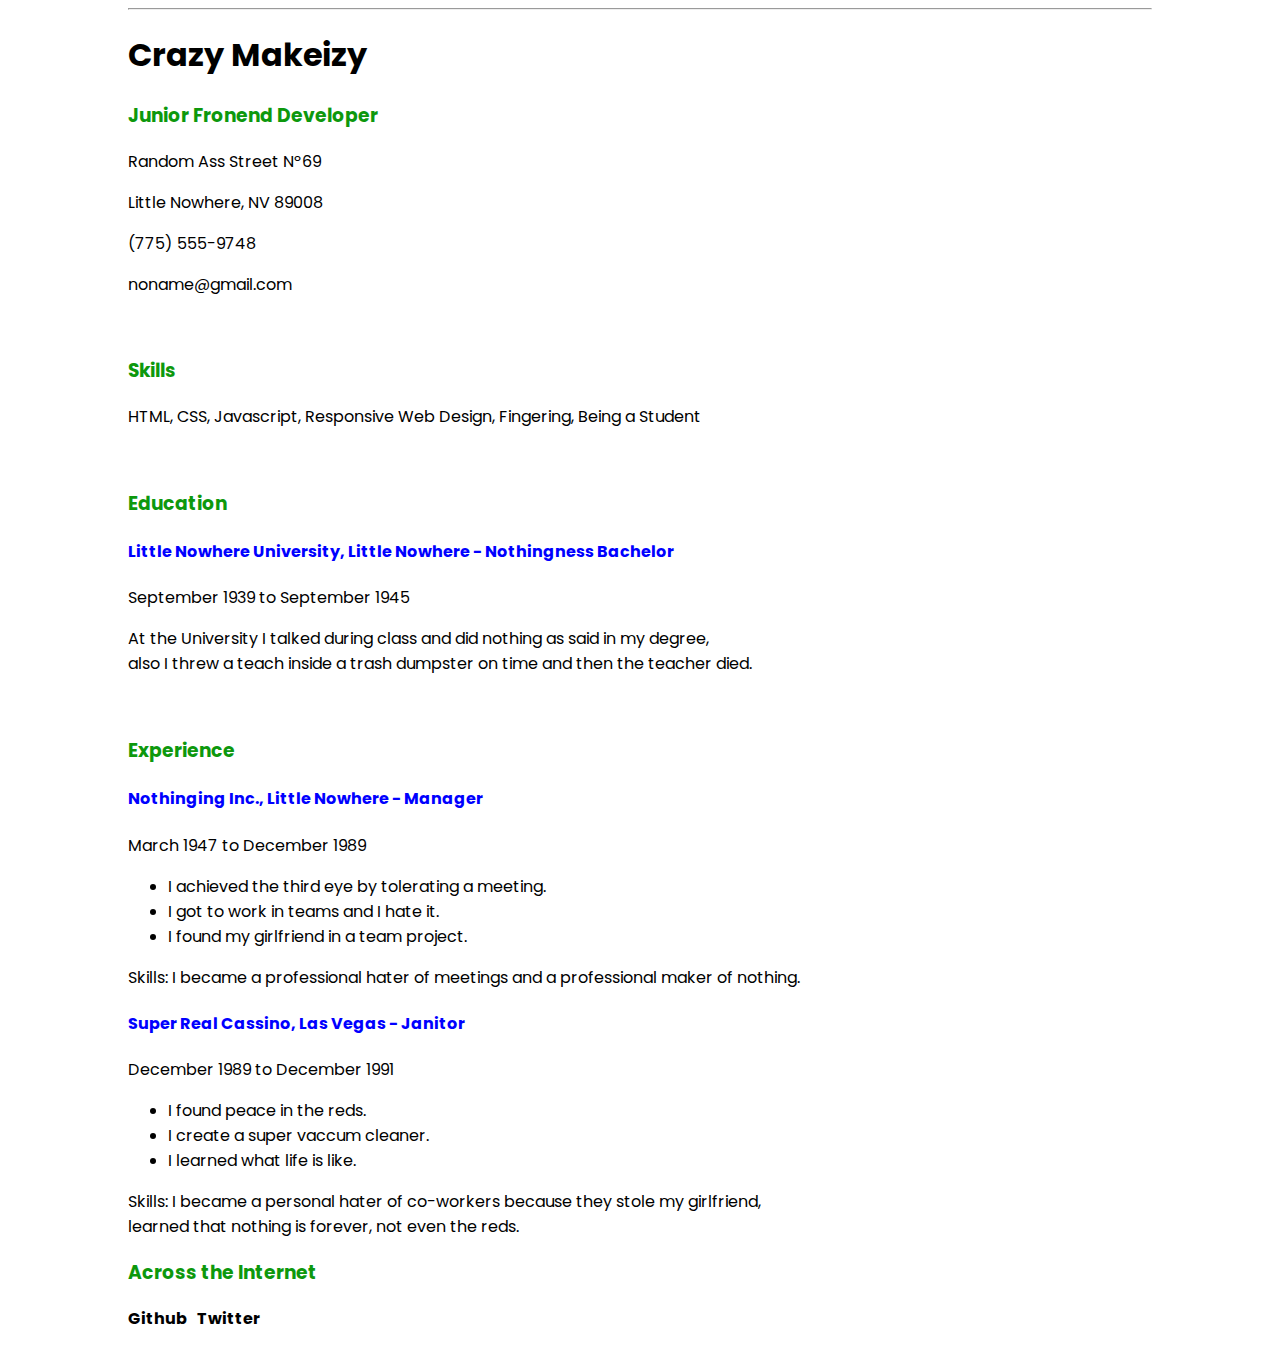
<file: 01 - Single-Page CV/index.html>
<!DOCTYPE html>
<html lang="en">
<head>
    <meta charset="UTF-8">
    <meta name="viewport" content="width=device-width, initial-scale=1.0">
    <link rel="shortcut icon" href="Katyo.jpg" type="image/x-icon">
    <link rel="stylesheet" href="style.css">
    <title>CV</title>
</head>
<body>
    <hr>
    <h1>Crazy Makeizy</h1>
    <h3>Junior Fronend Developer</h3>
    <p>Random Ass Street Nº69</p>
    <p>Little Nowhere, NV 89008</p>
    <p>(775) 555-9748</p>
    <p>noname@gmail.com</p>
    <br>
    <h3>Skills</h3>
    <p>HTML, CSS, Javascript, Responsive Web Design, Fingering, Being a Student</p>
    <br>
    <h3>Education</h3>
    <h4>Little Nowhere University, Little Nowhere - Nothingness Bachelor</h4>
    <p>September 1939 to September 1945</p>
    <p>At the University I talked during class and did nothing as said in my degree, <br> also I threw a teach inside a trash dumpster on time and then the teacher died.</p>
    <br>
    <h3>Experience</h3>
    <h4>Nothinging Inc., Little Nowhere - Manager</h4>
    <p>March 1947 to December 1989</p>
    <ul>
        <li>I achieved the third eye by tolerating a meeting.</li>
        <li>I got to work in teams and I hate it.</li>
        <li>I found my girlfriend in a team project.</li>
    </ul>
    <p>Skills: I became a professional hater of meetings and a professional maker of nothing.</p>
    <h4>Super Real Cassino, Las Vegas - Janitor</h4>
    <p>December 1989 to December 1991</p>
    <ul>
        <li>I found peace in the reds.</li>
        <li>I create a super vaccum cleaner.</li>
        <li>I learned what life is like.</li>
    </ul>
    <p>Skills: I became a personal hater of co-workers because they stole my girlfriend, <br> learned that nothing is forever, not even the reds.</p>
    <h3>Across the Internet</h3>
    <div class="links">
        <a href="https://github.com/staxhinho"><p>Github</p></a>
        <a href="https://x.com/staxhinho"><p>Twitter</p></a>
    </div>
</body>
</html>
</file>
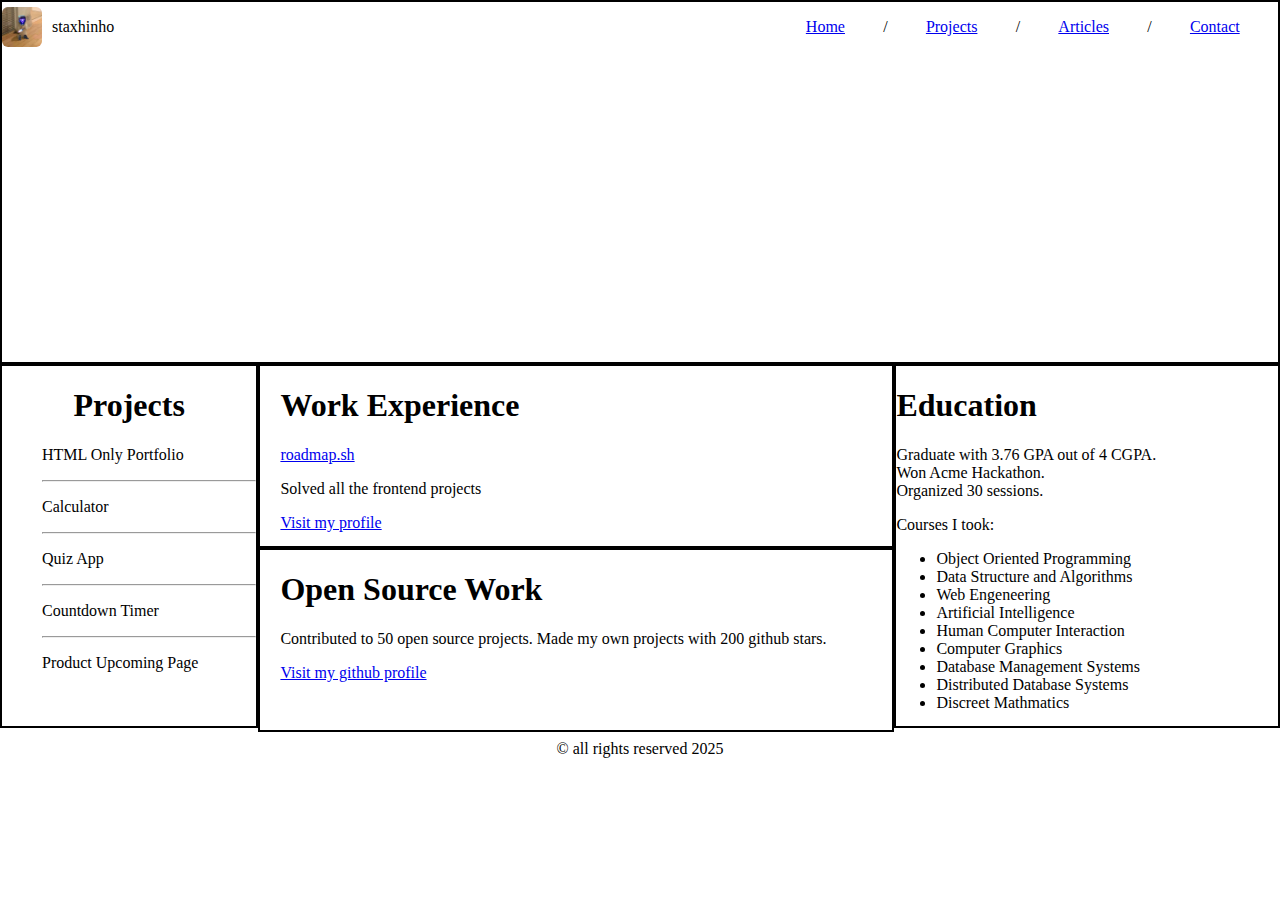
<file: Frontend Projects/02 - Basic HTML Website/index.html>
<!DOCTYPE html>
<html lang="en">
<head>
    <meta charset="UTF-8">
    <meta name="viewport" content="width=device-width, initial-scale=1.0">
    <link rel="stylesheet" href="style.css">
    <title>Basic HTML Website</title>
</head>
<body>
    <header>
        <div class="logo">
            <img src="Katyo.jpg" alt="Logo">
            <p>staxhinho</p>
        </div>
        <nav>
            <a href="index.html"><p>Home</p></a>
            <p>/</p>
            <a href="projects.html"><p>Projects</p></a>
            <p>/</p>
            <a href="articles.html"><p>Articles</p></a>
            <p>/</p>
            <a href="contact.html"><p>Contact</p></a>
    </header>
    <main>
        <aside>
            <h1>Projects</h1>
            <ul>
                <li><p>HTML Only Portfolio</p></li>
                <hr>
                <li><p>Calculator</p></li>
                <hr>
                <li><p>Quiz App</p></li>
                <hr>
                <li><p>Countdown Timer</p></li>
                <hr>
                <li><p>Product Upcoming Page</p></li>
            </ul>
        </aside>
        <div class="center">
            <article>
                <h1>Work Experience</h1>
                <a href="roadmap.sh"><p>roadmap.sh</p></a>
                <p>Solved all the frontend projects</p>
                <a href="https://roadmap.sh/u/staxhinho"><p>Visit my profile</p></a>
            </article>
            <article>
                <h1>Open Source Work</h1>
                <p>Contributed to 50 open source projects. Made my own projects with 200 github stars.</p>
                <a href="https://github.com/staxhinho"><p>Visit my github profile</p></a>
            </article>
        </div>
        <article class="education">
            <h1>Education</h1>
            <p>
                Graduate with 3.76 GPA out of 4 CGPA. <br>
                Won Acme Hackathon. <br>
                Organized 30 sessions.
            </p>
            <p>Courses I took:</p>
            <ul>
                <li>Object Oriented Programming</li>
                <li>Data Structure and Algorithms</li>
                <li>Web Engeneering</li>
                <li>Artificial Intelligence</li>
                <li>Human Computer Interaction</li>
                <li>Computer Graphics</li>
                <li>Database Management Systems</li>
                <li>Distributed Database Systems</li>
                <li>Discreet Mathmatics</li>
            </ul>
        </article>
    </main>
    <footer>
        <p>&copy; all rights reserved 2025</p>
    </footer>
</body>
</html>
</file>
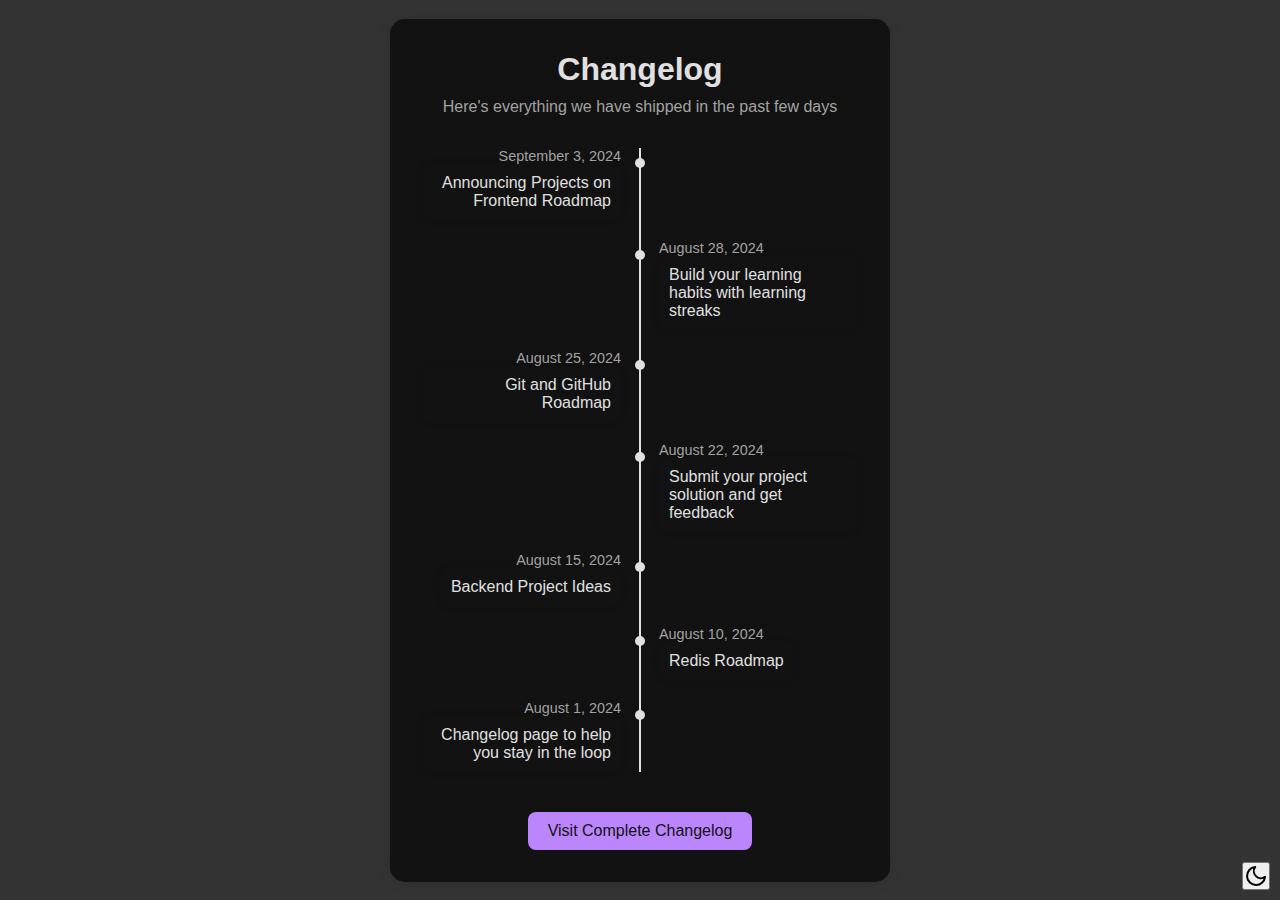
<file: Frontend Projects/04 - Changelog Component/index.html>
<!DOCTYPE html>
<html lang="en">
  <head>
    <meta charset="UTF-8">
    <meta name="viewport" content="width=device-width, initial-scale=1.0">
    <title>Changelog Component</title>
    <link rel="stylesheet" href="style.css">
  </head>
  <body>

    <div class="changelog-container">
      <h1>Changelog</h1>
      <p>Here's everything we have shipped in the past few days</p>

      <div class="timeline">
        <div class="timeline-item">
          <div class="timeline-date">September 3, 2024</div>
          <div class="timeline-content">Announcing Projects on Frontend Roadmap</div>
        </div>

        <div class="timeline-item">
          <div class="timeline-date">August 28, 2024</div>
          <div class="timeline-content">Build your learning habits with learning streaks</div>
        </div>

        <div class="timeline-item">
          <div class="timeline-date">August 25, 2024</div>
          <div class="timeline-content">Git and GitHub Roadmap</div>
        </div>

        <div class="timeline-item">
          <div class="timeline-date">August 22, 2024</div>
          <div class="timeline-content">Submit your project solution and get feedback</div>
        </div>

        <div class="timeline-item">
          <div class="timeline-date">August 15, 2024</div>
          <div class="timeline-content">Backend Project Ideas</div>
        </div>

        <div class="timeline-item">
          <div class="timeline-date">August 10, 2024</div>
          <div class="timeline-content">Redis Roadmap</div>
        </div>

        <div class="timeline-item">
          <div class="timeline-date">August 1, 2024</div>
          <div class="timeline-content">Changelog page to help you stay in the loop</div>
        </div>
      </div>

      <a href="#" class="button">Visit Complete Changelog</a>
    </div>
    <script src="script.js"></script>
  </body>
</html>
</file>
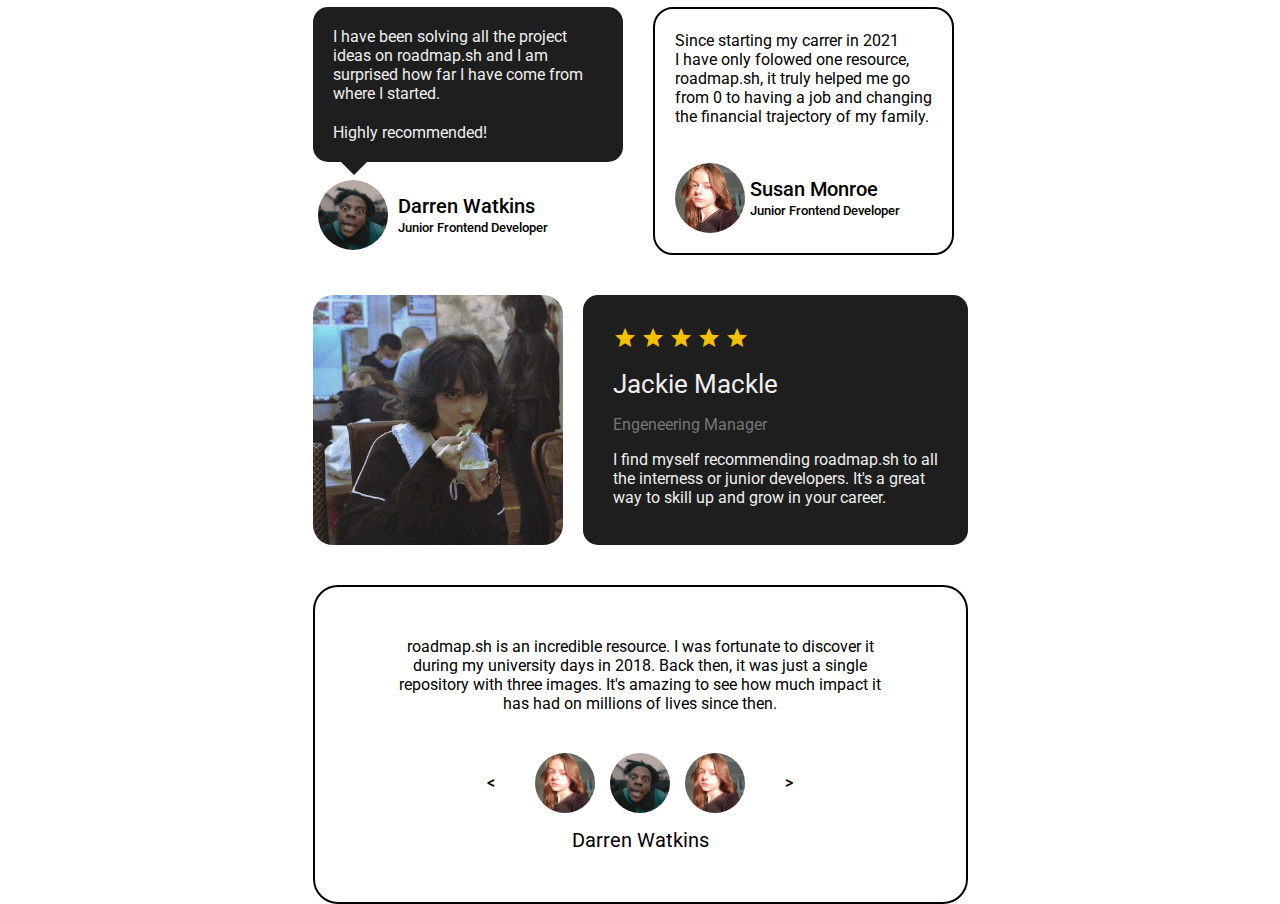
<file: Frontend Projects/05 - Testimonial Cards/index.html>
<!DOCTYPE html>
<html lang="en">
<head>
    <meta charset="UTF-8">
    <meta name="viewport" content="width=device-width, initial-scale=1.0">
    <title>Testimonial Cards</title>
    <link rel="stylesheet" href="https://fonts.googleapis.com/css2?family=Material+Symbols+Outlined:opsz,wght,FILL,GRAD@20..48,100..700,0..1,-50..200&icon_names=star" />
    <link rel="stylesheet" href="style.css">
</head>
<body>
    <main>
        <div class="top">
            <div class="darren-watkins">
                <div class="darren-review">
                    <p>
                        I have been solving all the project <br>
                        ideas on roadmap.sh and I am <br>
                        surprised how far I have come from <br>
                        where I started.
                    </p>
                    <p>Highly recommended!</p>
                </div>
                <div class="arrow-down"></div>
                <div class="top-profile">
                    <img src="img/DarrenWatkins.jpeg" alt="Speed">
                    <div class="profile-text">
                        <p class="dw">Darren Watkins</p>
                        <p class="jfd">Junior Frontend Developer</p>
                    </div>
                </div>
            </div>
            <div class="susan-monroe">
                <p>
                    Since starting my carrer in 2021 <br>
                    I have only folowed one resource, <br>
                    roadmap.sh, it truly helped me go <br>
                    from 0 to having a job and changing <br>
                    the financial trajectory of my family.
                </p>
                <div class="top-profile">
                    <img src="img/SusanMonroe.jpg" alt="Susan">
                    <div class="profile-text">
                        <p class="dw">Susan Monroe</p>
                        <p class="jfd">Junior Frontend Developer</p>
                    </div>
                </div>
            </div>
        </div>
        <div class="middle">
            <img src="img/JackieMackle.jpg" alt="Jackie Mackle" class="profile-img">
            <div class="jackie-review">
                <div class="stars">
                    <span class="material-symbols-outlined">star</span>
                    <span class="material-symbols-outlined">star</span>
                    <span class="material-symbols-outlined">star</span>
                    <span class="material-symbols-outlined">star</span>
                    <span class="material-symbols-outlined">star</span>
                </div>
                <div class="rev-txt">
                    <p class="jm">Jackie Mackle</p>
                    <p class="em">Engeneering Manager</p>
                    <p class="rev">
                        I find myself recommending roadmap.sh to all <br>
                        the interness or junior developers. It's a great <br>
                        way to skill up and grow in your career.
                    </p>
                </div>
            </div>
        </div>
        <div class="bottom">
            <p class="msg">
                roadmap.sh is an incredible resource. I was fortunate to discover it <br>
                during my university days in 2018. Back then, it was just a single <br>
                repository with three images. It's amazing to see how much impact it <br>
                has had on millions of lives since then.
            </p>
            <div class="selector">
                <p><</p>
                <div class="selector-img">
                    <img src="img/SusanMonroe.jpg" alt="">
                    <img src="img/DarrenWatkins.jpeg" alt="">
                    <img src="img/SusanMonroe.jpg" alt="">
                </div>
                <p>></p>
            </div>
            <p class="dwb">Darren Watkins</p>
        </div>
    </main>
</body>
</html>
</file>
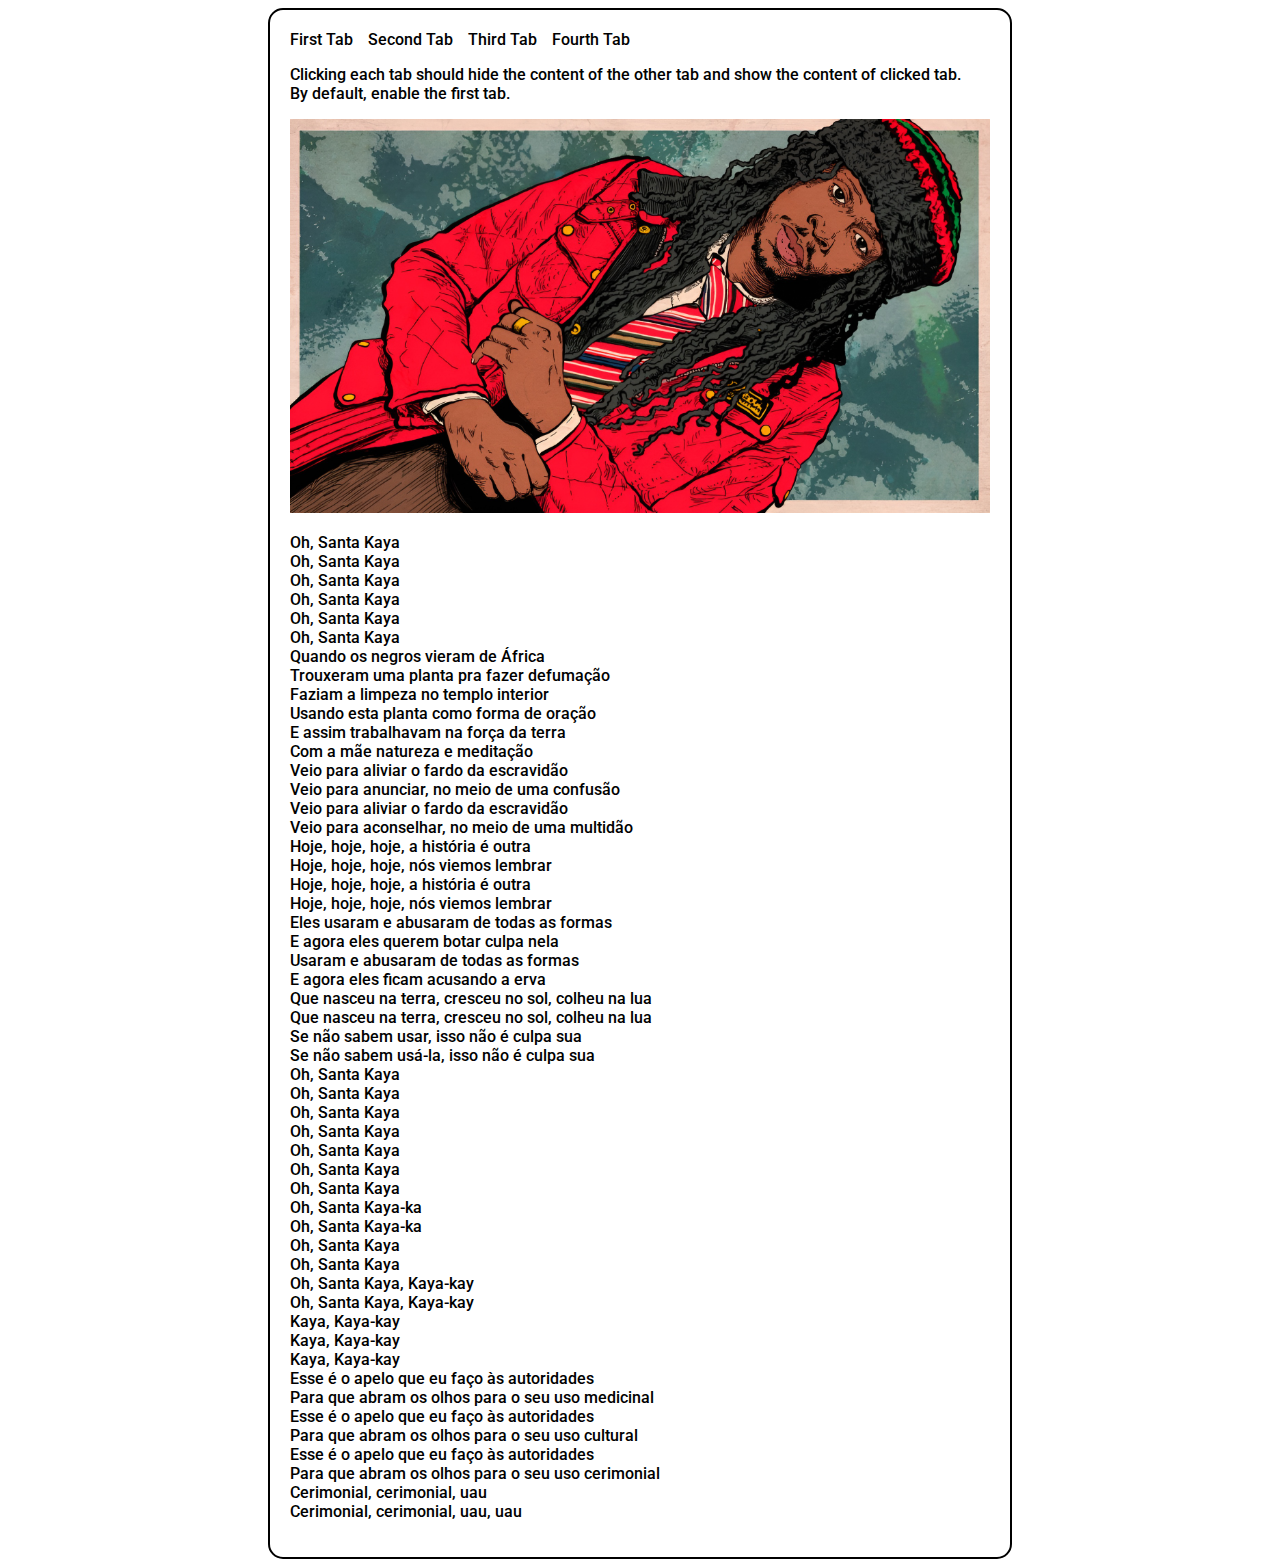
<file: Frontend Projects/10 - Tabs/index.html>
<!DOCTYPE html>
<html lang="en">
<head>
    <meta charset="UTF-8">
    <meta name="viewport" content="width=device-width, initial-scale=1.0">
    <link rel="stylesheet" href="style.css">
    <script type="text/javascript" src="script.js" defer></script>
    <title>Tabs</title>
</head>
<body>
    <div class="container">
        <nav>
            <p class="tab-btn">First Tab</p>
            <p class="tab-btn">Second Tab</p>
            <p class="tab-btn">Third Tab</p>
            <p class="tab-btn">Fourth Tab</p>
        </nav>
        <p class="info">
            Clicking each tab should hide the content of the other tab and show the content of clicked tab. <br> 
            By default, enable the first tab.
        </p>
        <div id="tab1" class="tab">
            <img src="img/Hip-Hop.jpg" alt="">
            <p>
                Oh, Santa Kaya <br>
                Oh, Santa Kaya <br>
                Oh, Santa Kaya <br>
                Oh, Santa Kaya <br>
                Oh, Santa Kaya <br>
                Oh, Santa Kaya <br>
                Quando os negros vieram de África <br>
                Trouxeram uma planta pra fazer defumação <br>
                Faziam a limpeza no templo interior <br>
                Usando esta planta como forma de oração <br>
                E assim trabalhavam na força da terra <br>
                Com a mãe natureza e meditação <br>
                Veio para aliviar o fardo da escravidão <br>
                Veio para anunciar, no meio de uma confusão <br>
                Veio para aliviar o fardo da escravidão <br>
                Veio para aconselhar, no meio de uma multidão <br>
                Hoje, hoje, hoje, a história é outra <br>
                Hoje, hoje, hoje, nós viemos lembrar <br>
                Hoje, hoje, hoje, a história é outra <br>
                Hoje, hoje, hoje, nós viemos lembrar <br>
                Eles usaram e abusaram de todas as formas <br>
                E agora eles querem botar culpa nela <br>
                Usaram e abusaram de todas as formas <br>
                E agora eles ficam acusando a erva <br>
                Que nasceu na terra, cresceu no sol, colheu na lua <br>
                Que nasceu na terra, cresceu no sol, colheu na lua <br>
                Se não sabem usar, isso não é culpa sua <br>
                Se não sabem usá-la, isso não é culpa sua <br>
                Oh, Santa Kaya <br>
                Oh, Santa Kaya <br>
                Oh, Santa Kaya <br>
                Oh, Santa Kaya <br>
                Oh, Santa Kaya <br>
                Oh, Santa Kaya <br>
                Oh, Santa Kaya <br>
                Oh, Santa Kaya-ka <br>
                Oh, Santa Kaya-ka <br>
                Oh, Santa Kaya <br>
                Oh, Santa Kaya <br>
                Oh, Santa Kaya, Kaya-kay <br>
                Oh, Santa Kaya, Kaya-kay <br>
                Kaya, Kaya-kay <br>
                Kaya, Kaya-kay <br>
                Kaya, Kaya-kay <br>
                Esse é o apelo que eu faço às autoridades <br>
                Para que abram os olhos para o seu uso medicinal <br>
                Esse é o apelo que eu faço às autoridades <br>
                Para que abram os olhos para o seu uso cultural <br>
                Esse é o apelo que eu faço às autoridades <br>
                Para que abram os olhos para o seu uso cerimonial <br>
                Cerimonial, cerimonial, uau <br>
                Cerimonial, cerimonial, uau, uau <br>
            </p>
        </div>
        <div class="tab">
            <p>Tab2</p>
        </div>
        <div class="tab">
            <p>Tab3</p>
        </div>
        <div class="tab">
            <p>I don't have any ideas for tabs other than 1 :C</p>
        </div>
    </div>
</body>
</html>
</file>
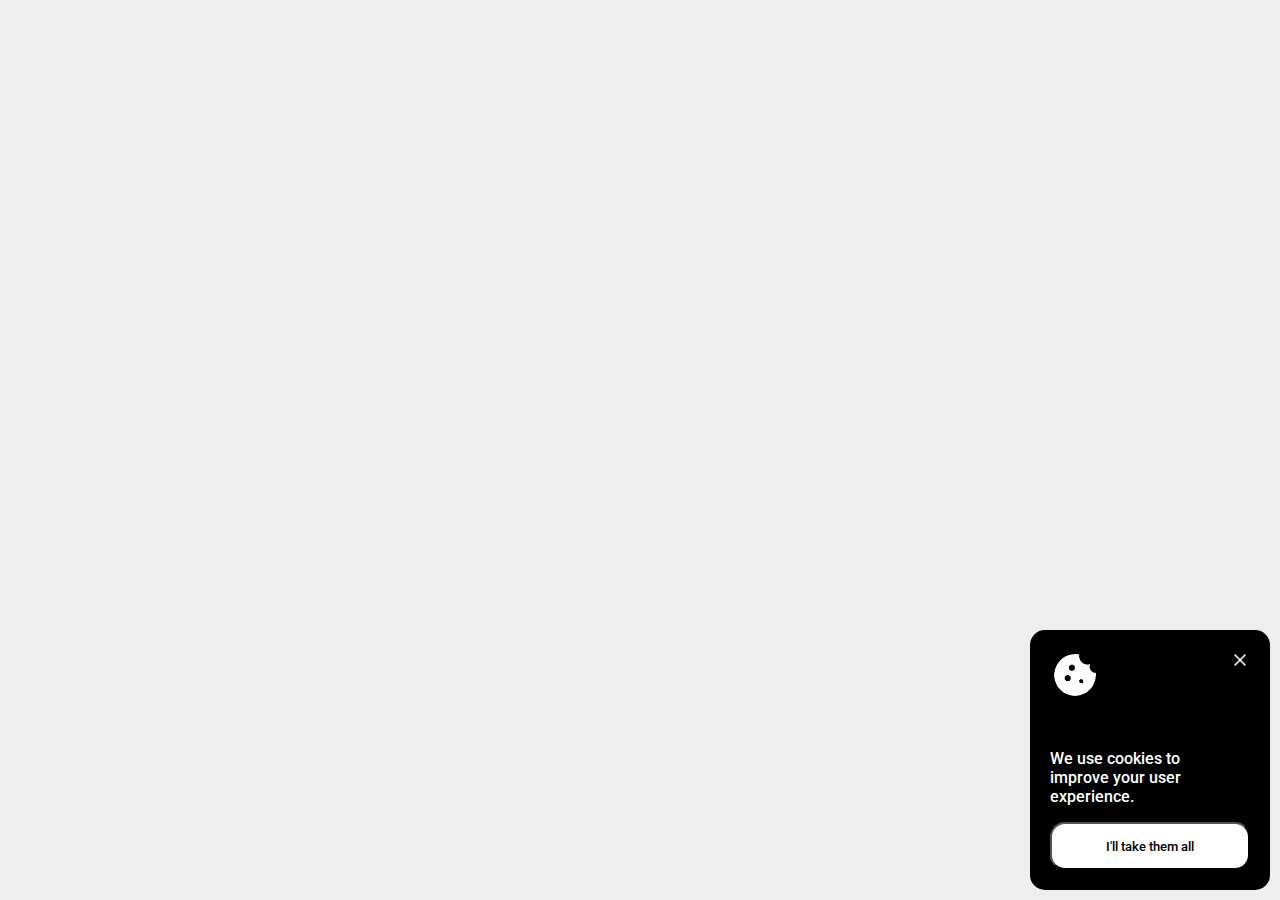
<file: Frontend Projects/11 - Cookie Consent/index.html>
<!DOCTYPE html>
<html lang="en">
<head>
    <meta charset="UTF-8">
    <meta name="viewport" content="width=device-width, initial-scale=1.0">
    <link rel="stylesheet" href="style.css">
    <script type="text/javascript" src="script.js" defer></script>
    <link rel="shortcut icon" href="cookie.png" type="image/x-icon">
    <title>Cookie Consent</title>
</head>
<body>
    <div id="cookie">
        <div class="top">
            <img class="cookieimg" src="cookie.png" alt="Cookie">
            <img id="ximg" onclick="closefun()" src="x.png" alt="Close">
        </div>
        <div class="bottom">
            <p>
                We use cookies to <br>
                improve your user <br>
                experience.
            </p>
            <div class="buttons">
                <button id="yescookies"><p>I'll take them all</p></button>
            </div>
        </div>
    </div>
</body>
</html>
</file>
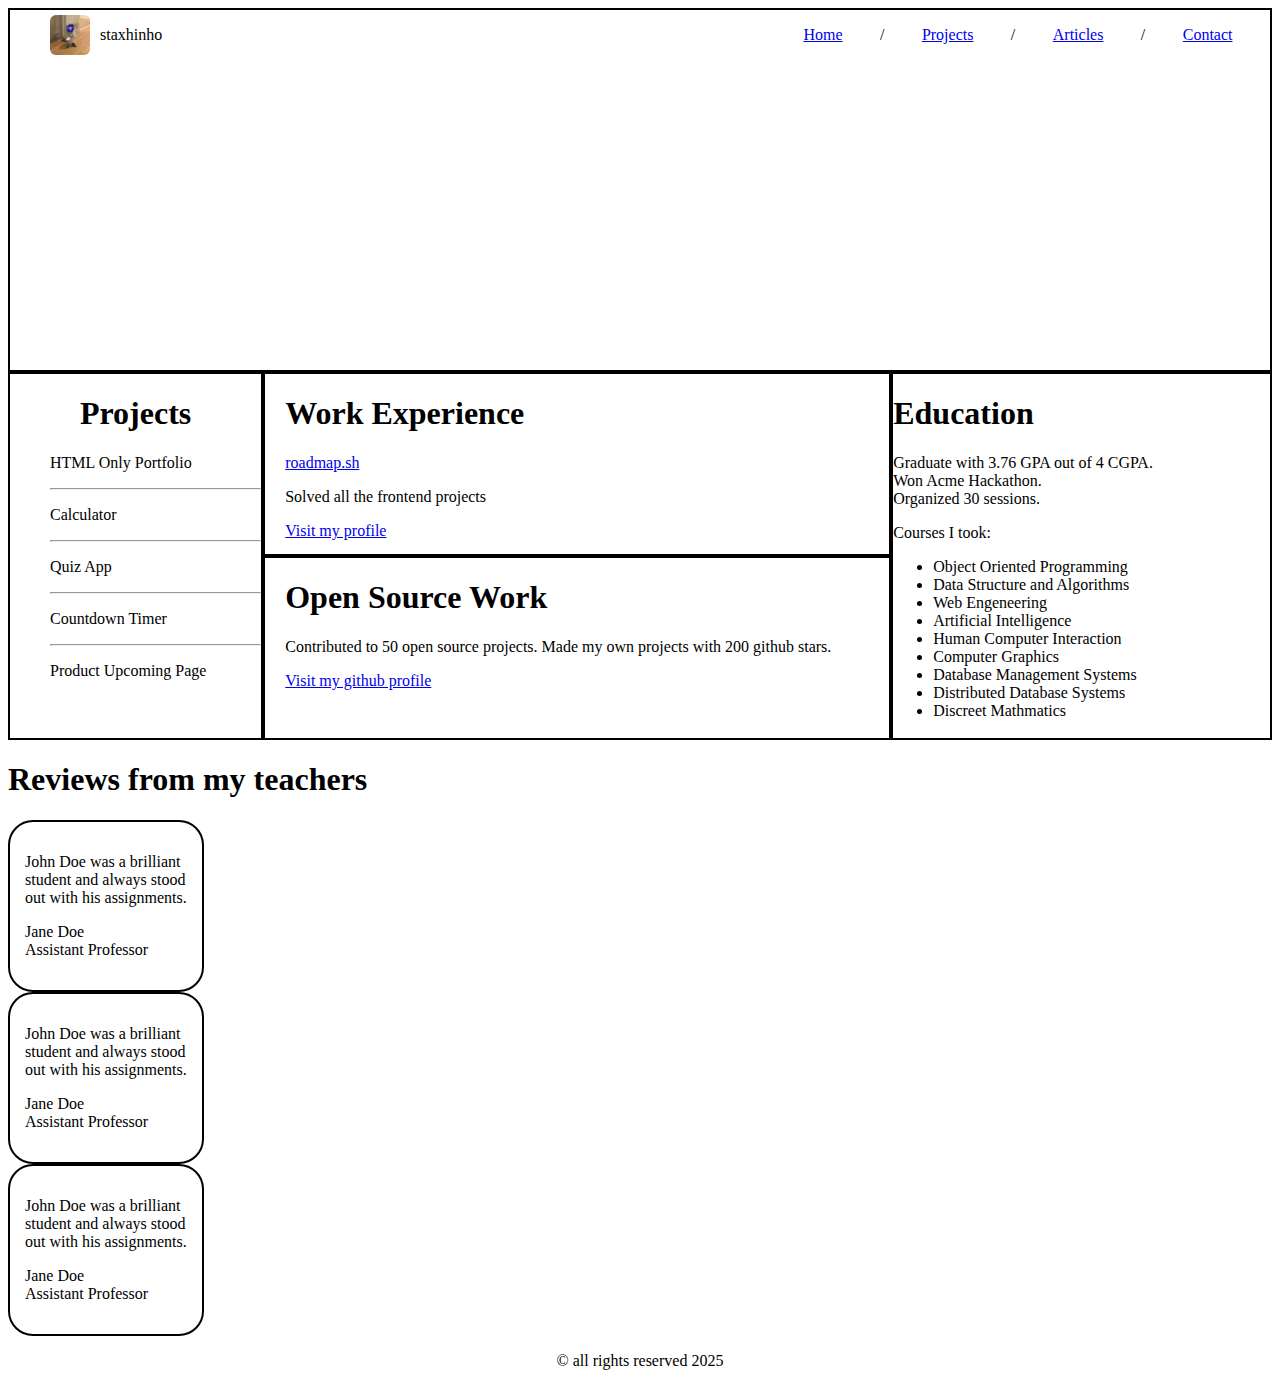
<file: Frontend Projects/02 - Basic HTML Website/html/index.html>
<!DOCTYPE html>
<html lang="en">
<head>
    <meta charset="UTF-8">
    <meta name="viewport" content="width=device-width, initial-scale=1.0">
    <link rel="stylesheet" href="../css/html.css">
    <title>Basic HTML Website</title>
</head>
<body>
    <header>
        <div class="logo">
            <img src="../Katyo.jpg" alt="Logo">
            <p>staxhinho</p>
        </div>
        <nav>
            <a href="index.html"><p>Home</p></a>
            <p>/</p>
            <a href="projects.html"><p>Projects</p></a>
            <p>/</p>
            <a href="articles.html"><p>Articles</p></a>
            <p>/</p>
            <a href="contact.html"><p>Contact</p></a>
    </header>
    <main>
        <aside>
            <h1>Projects</h1>
            <ul>
                <li><p>HTML Only Portfolio</p></li>
                <hr>
                <li><p>Calculator</p></li>
                <hr>
                <li><p>Quiz App</p></li>
                <hr>
                <li><p>Countdown Timer</p></li>
                <hr>
                <li><p>Product Upcoming Page</p></li>
            </ul>
        </aside>
        <div class="center">
            <article>
                <h1>Work Experience</h1>
                <a href="roadmap.sh"><p>roadmap.sh</p></a>
                <p>Solved all the frontend projects</p>
                <a href="https://roadmap.sh/u/staxhinho"><p>Visit my profile</p></a>
            </article>
            <article class="osw">
                <h1>Open Source Work</h1>
                <p>Contributed to 50 open source projects. Made my own projects with 200 github stars.</p>
                <a href="https://github.com/staxhinho"><p>Visit my github profile</p></a>
            </article>
        </div>
        <article class="education">
            <h1>Education</h1>
            <p>
                Graduate with 3.76 GPA out of 4 CGPA. <br>
                Won Acme Hackathon. <br>
                Organized 30 sessions.
            </p>
            <p>Courses I took:</p>
            <ul>
                <li>Object Oriented Programming</li>
                <li>Data Structure and Algorithms</li>
                <li>Web Engeneering</li>
                <li>Artificial Intelligence</li>
                <li>Human Computer Interaction</li>
                <li>Computer Graphics</li>
                <li>Database Management Systems</li>
                <li>Distributed Database Systems</li>
                <li>Discreet Mathmatics</li>
            </ul>
        </article>
    </main>
    <div class="rev-bottom">
        <h1>Reviews from my teachers</h1>
        <div class="review">
            <p class="rev-txt">John Doe was a brilliant <br> student and always stood <br> out with his assignments.</p>
            <p class="rev-prs">Jane Doe <br> Assistant Professor</p>
        </div>
        <div class="review">
            <p class="rev-txt">John Doe was a brilliant <br> student and always stood <br> out with his assignments.</p>
            <p class="rev-prs">Jane Doe <br> Assistant Professor</p>
        </div>
        <div class="review">
            <p class="rev-txt">John Doe was a brilliant <br> student and always stood <br> out with his assignments.</p>
            <p class="rev-prs">Jane Doe <br> Assistant Professor</p>
        </div>
    </div>
    <footer>
        <p>&copy; all rights reserved 2025</p>
    </footer>
</body>
</html>
</file>
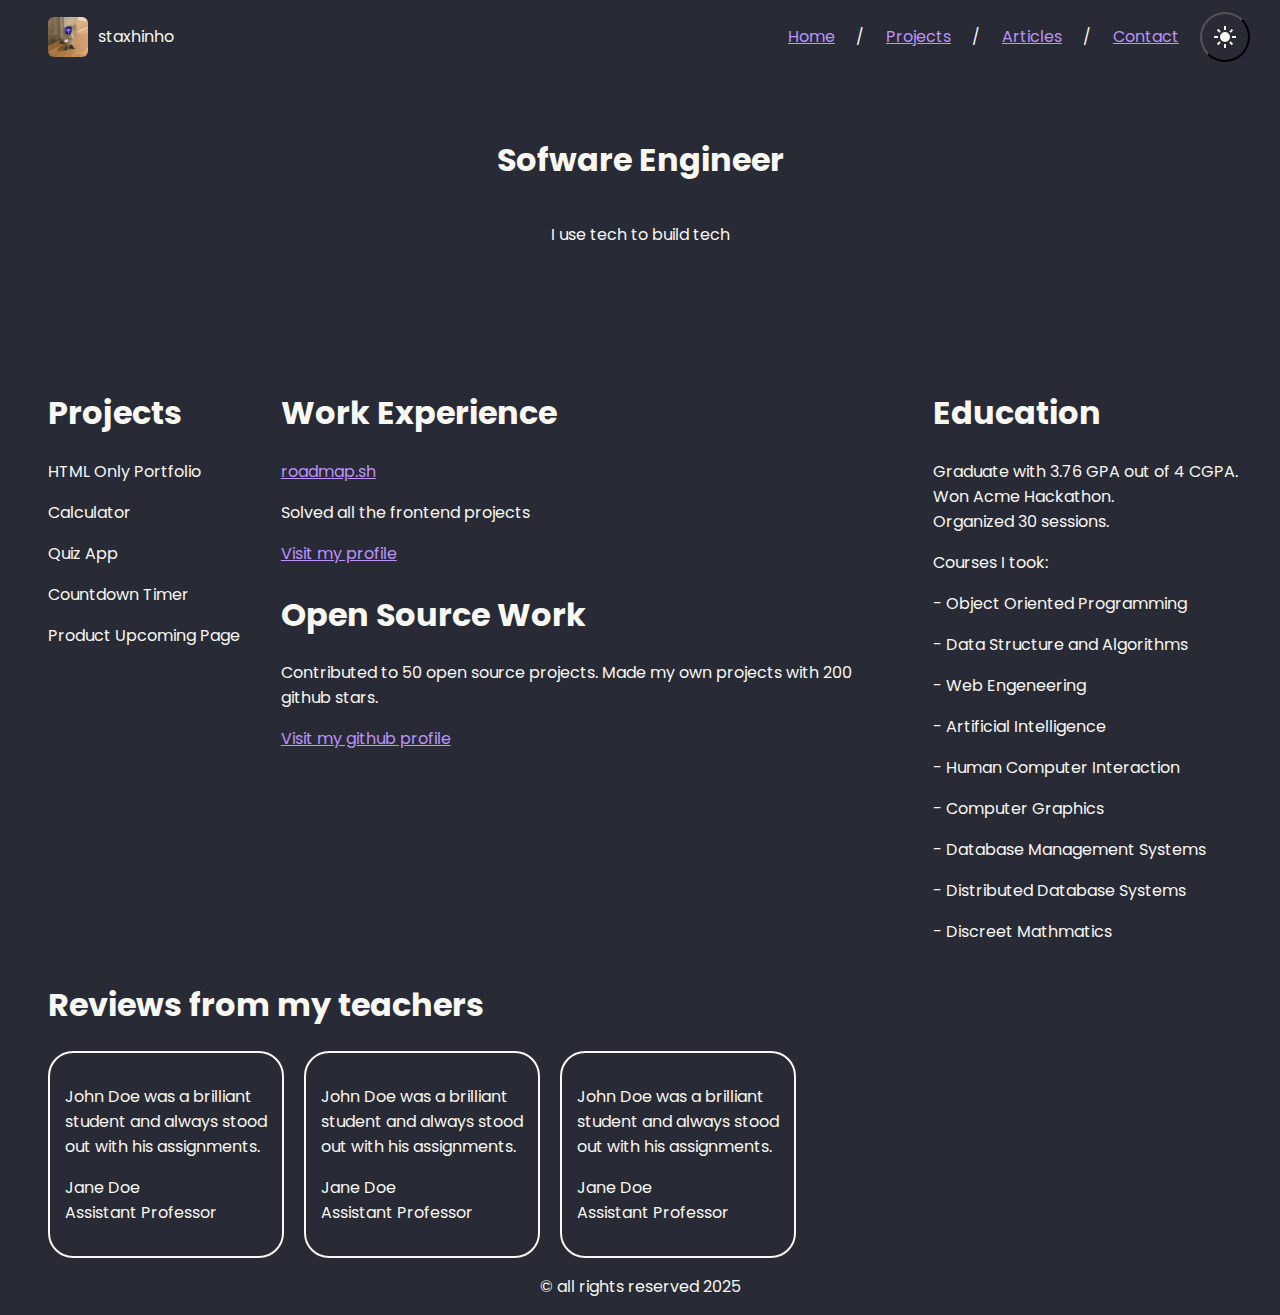
<file: Frontend Projects/03 - Personal Portfolio/html/index.html>
<!DOCTYPE html>
<html lang="en">
<head>
    <meta charset="UTF-8">
    <meta name="viewport" content="width=device-width, initial-scale=1.0">
    <link rel="stylesheet" href="../css/html.css">
    <script type="text/javascript" src="../whitemode.js" defer></script>
    <title>Personal Portfolio</title>
</head>
<body class="">
    <header>
        <div class="upper-header">
            <div class="logo">
                <img src="../img/Katyo.jpg" alt="Logo">
                <p>staxhinho</p>
            </div>
            <nav>
                <a href="index.html">Home</a>
                <p>/</p>
                <a href="projects.html">Projects</a>
                <p>/</p>
                <a href="articles.html">Articles</a>
                <p>/</p>
                <a href="contact.html">Contact</a>
                <button id="theme-switch">
                    <svg xmlns="http://www.w3.org/2000/svg" height="24px" viewBox="0 -960 960 960" width="24px" fill="#e8eaed"><path d="M480-280q-83 0-141.5-58.5T280-480q0-83 58.5-141.5T480-680q83 0 141.5 58.5T680-480q0 83-58.5 141.5T480-280ZM200-440H40v-80h160v80Zm720 0H760v-80h160v80ZM440-760v-160h80v160h-80Zm0 720v-160h80v160h-80ZM256-650l-101-97 57-59 96 100-52 56Zm492 496-97-101 53-55 101 97-57 59Zm-98-550 97-101 59 57-100 96-56-52ZM154-212l101-97 55 53-97 101-59-57Z"/></svg>
                    <svg xmlns="http://www.w3.org/2000/svg" height="24px" viewBox="0 -960 960 960" width="24px" fill="#e8eaed"><path d="M480-120q-150 0-255-105T120-480q0-150 105-255t255-105q14 0 27.5 1t26.5 3q-41 29-65.5 75.5T444-660q0 90 63 153t153 63q55 0 101-24.5t75-65.5q2 13 3 26.5t1 27.5q0 150-105 255T480-120Z"/></svg>
                </button>
            </nav>
        </div>
        <div class="middle-header">   
            <h1>Sofware Engineer</h1>
            <p>I use tech to build tech</p>
        </div>
    </header>
    <main>
        <aside>
            <ul>
                <h1>Projects</h1>
                <li><p>HTML Only Portfolio</p></li>
                <li><p>Calculator</p></li>
                <li><p>Quiz App</p></li>
                <li><p>Countdown Timer</p></li>
                <li><p>Product Upcoming Page</p></li>
            </ul>
        </aside>
        <div class="center">
            <article class="wk">
                <h1>Work Experience</h1>
                <a href="roadmap.sh">roadmap.sh</a>
                <p>Solved all the frontend projects</p>
                <a href="https://roadmap.sh/u/staxhinho">Visit my profile</a>
            </article>
            <article class="osw">
                <h1>Open Source Work</h1>
                <p>Contributed to 50 open source projects. Made my own projects with 200 github stars.</p>
                <a href="https://github.com/staxhinho">Visit my github profile</a>
            </article>
        </div>
        <article class="education">
            <ul>
                <h1>Education</h1>
                <p>
                Graduate with 3.76 GPA out of 4 CGPA. <br>
                Won Acme Hackathon. <br>
                Organized 30 sessions.
                </p>
                <p>Courses I took:</p>
                <p>- Object Oriented Programming</p>
                <p>- Data Structure and Algorithms</p>
                <p>- Web Engeneering</p>
                <p>- Artificial Intelligence</p>
                <p>- Human Computer Interaction</p>
                <p>- Computer Graphics</p>
                <p>- Database Management Systems</p>
                <p>- Distributed Database Systems</p>
                <p>- Discreet Mathmatics</p>
            </ul>
        </article>
    </main>
    <div class="rev-bottom">
        <h1>Reviews from my teachers</h1>
        <div class="reviews">
            <div class="review">
                <p class="rev-txt">John Doe was a brilliant <br> student and always stood <br> out with his assignments.</p>
                <p class="rev-prs">Jane Doe <br> Assistant Professor</p>
            </div>
            <div class="review">
                <p class="rev-txt">John Doe was a brilliant <br> student and always stood <br> out with his assignments.</p>
                <p class="rev-prs">Jane Doe <br> Assistant Professor</p>
            </div>
            <div class="review">
                <p class="rev-txt">John Doe was a brilliant <br> student and always stood <br> out with his assignments.</p>
                <p class="rev-prs">Jane Doe <br> Assistant Professor</p>
            </div>
        </div>
    </div>
    <footer>
        <p>&copy; all rights reserved 2025</p>
    </footer>
</body>
</html>
</file>
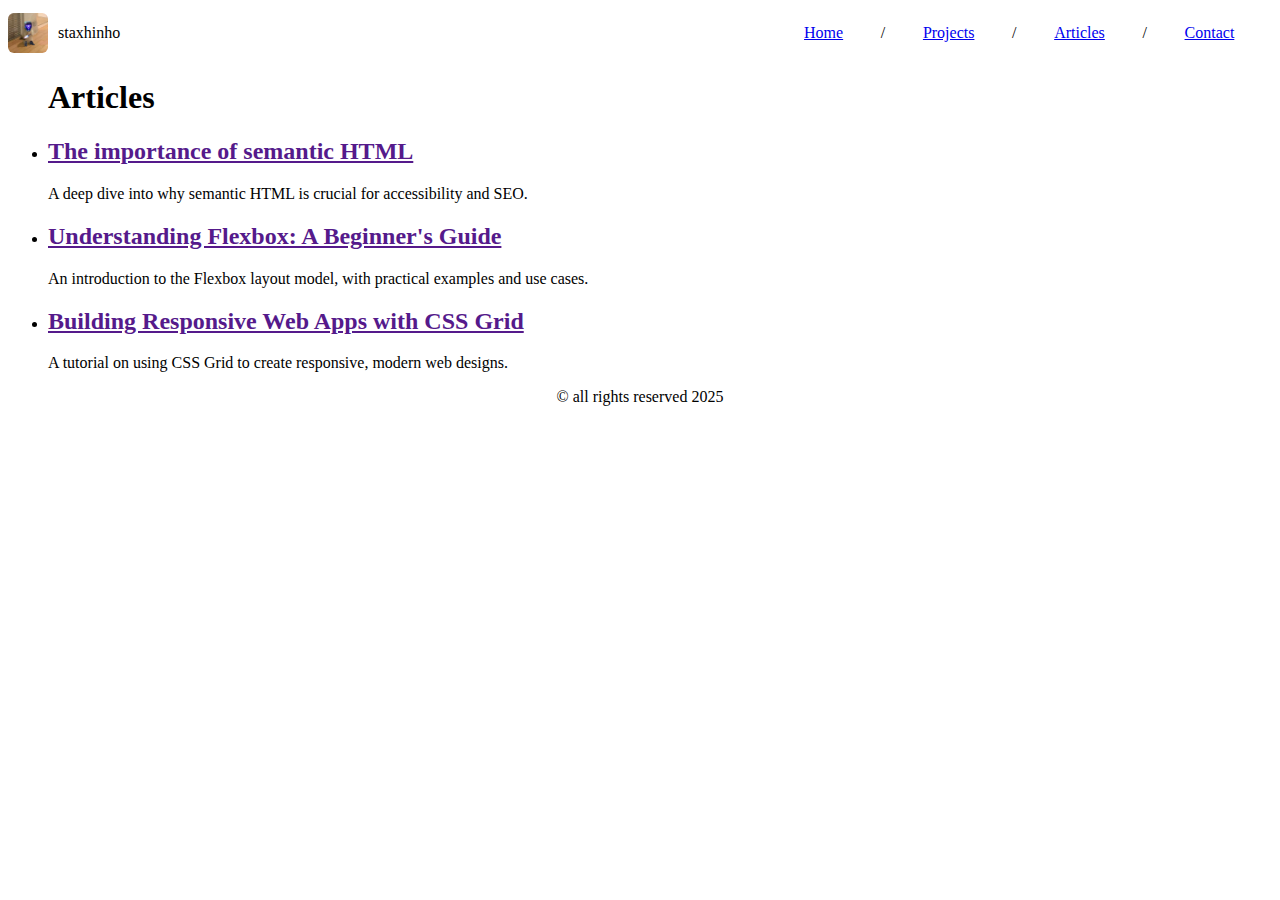
<file: Frontend Projects/02 - Basic HTML Website/html/articles.html>
<!DOCTYPE html>
<html lang="en">
<head>
    <meta charset="UTF-8">
    <meta name="viewport" content="width=device-width, initial-scale=1.0">
    <link rel="stylesheet" href="../css/projects.css">
    <title>Articles | Basic HTML Website</title>
</head>
<body>
    <header>
        <div class="logo">
            <img src="../Katyo.jpg" alt="Logo">
            <p>staxhinho</p>
        </div>
        <nav>
            <a href="index.html"><p>Home</p></a>
            <p>/</p>
            <a href="projects.html"><p>Projects</p></a>
            <p>/</p>
            <a href="articles.html"><p>Articles</p></a>
            <p>/</p>
            <a href="contact.html"><p>Contact</p></a>
    </header>
    <main>
        <ul>
            <h1>Articles</h1>
            <li><a href=""><h2>The importance of semantic HTML</h2></a></li>
            <p>A deep dive into why semantic HTML is crucial for accessibility and SEO.</p>
            <li><a href=""><h2>Understanding Flexbox: A Beginner's Guide</h2></a></li>
            <p>An introduction to the Flexbox layout model, with practical examples and use cases.</p>
            <li><a href=""><h2>Building Responsive Web Apps with CSS Grid</h2></a></li>
            <p>A tutorial on using CSS Grid to create responsive, modern web designs.</p>
        </ul>
    </main>
    <footer>
        <p>&copy; all rights reserved 2025</p>
    </footer>
</body>
</html>
</file>
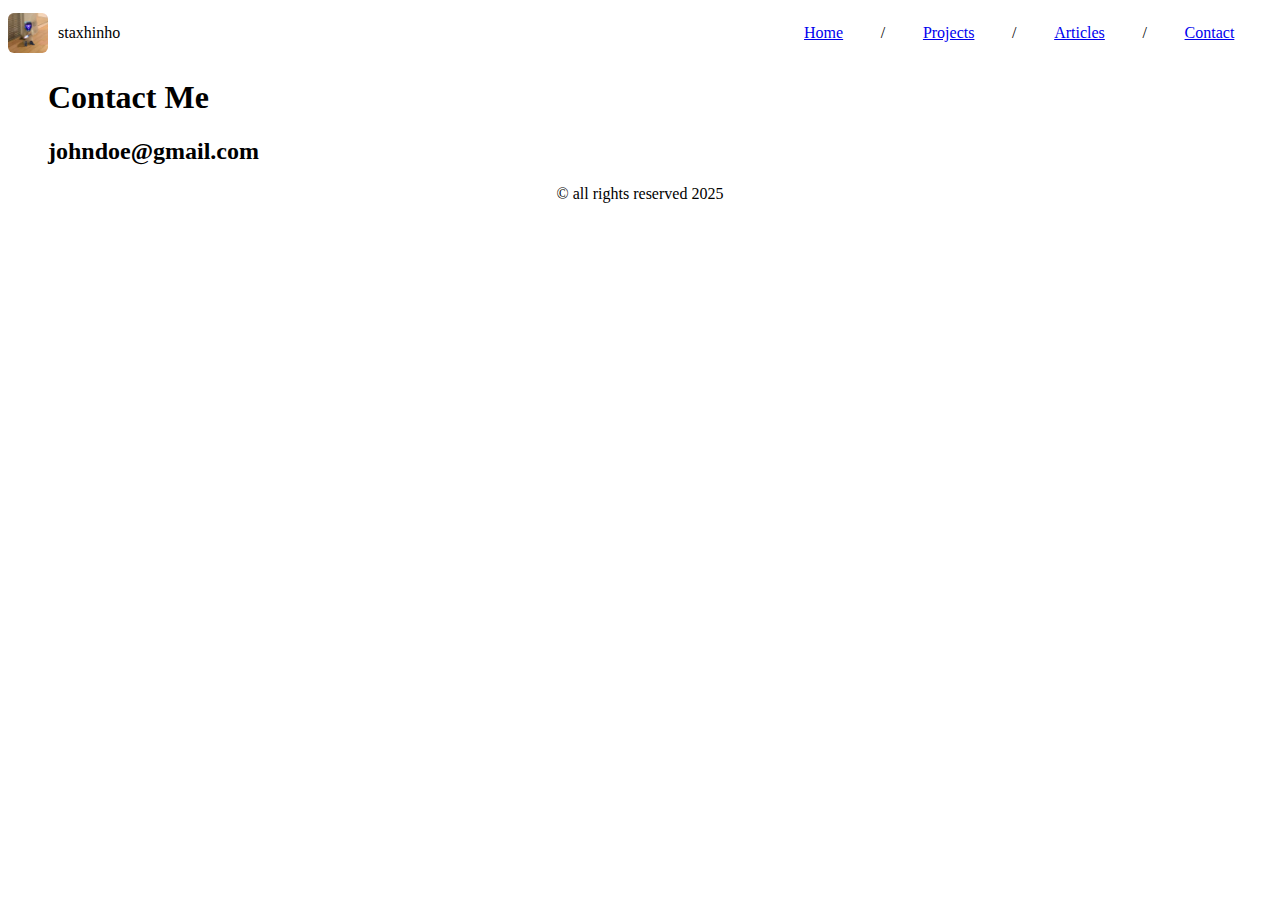
<file: Frontend Projects/02 - Basic HTML Website/html/contact.html>
<!DOCTYPE html>
<html lang="en">
<head>
    <meta charset="UTF-8">
    <meta name="viewport" content="width=device-width, initial-scale=1.0">
    <link rel="stylesheet" href="../css/projects.css">
    <title>Contacts | Basic HTML Website</title>
</head>
<body>
    <header>
        <div class="logo">
            <img src="../Katyo.jpg" alt="Logo">
            <p>staxhinho</p>
        </div>
        <nav>
            <a href="index.html"><p>Home</p></a>
            <p>/</p>
            <a href="projects.html"><p>Projects</p></a>
            <p>/</p>
            <a href="articles.html"><p>Articles</p></a>
            <p>/</p>
            <a href="contact.html"><p>Contact</p></a>
    </header>
    <main>
        <ul>
            <h1>Contact Me</h1>
            <h2>johndoe@gmail.com</h2>
        </ul>
    </main>
    <footer>
        <p>&copy; all rights reserved 2025</p>
    </footer>
</body>
</html>
</file>
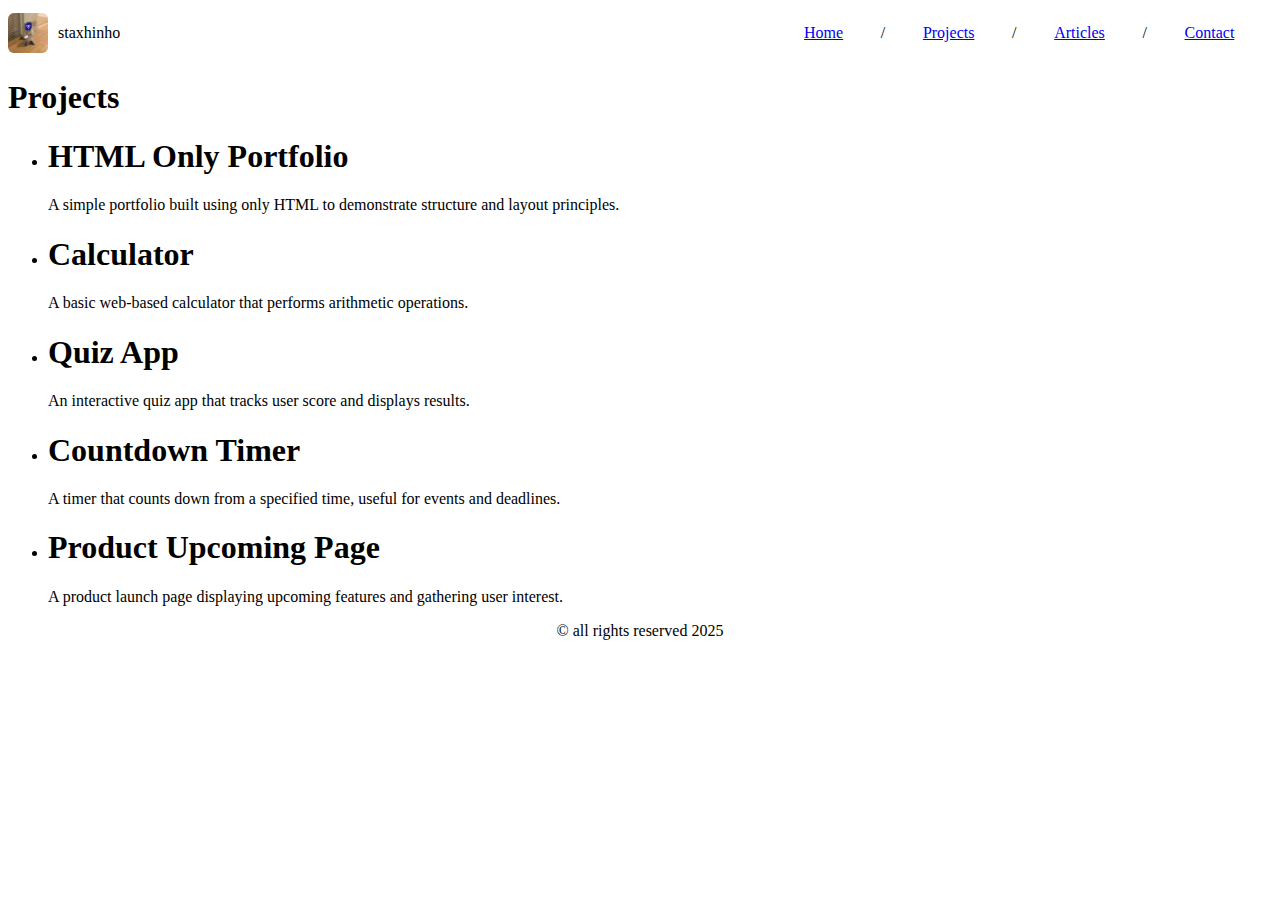
<file: Frontend Projects/02 - Basic HTML Website/html/projects.html>
<!DOCTYPE html>
<html lang="en">
<head>
    <meta charset="UTF-8">
    <meta name="viewport" content="width=device-width, initial-scale=1.0">
    <link rel="stylesheet" href="../css/projects.css">
    <title>Projects | Basic HTML Website</title>
</head>
<body>
    <header>
        <div class="logo">
            <img src="../Katyo.jpg" alt="Logo">
            <p>staxhinho</p>
        </div>
        <nav>
            <a href="index.html"><p>Home</p></a>
            <p>/</p>
            <a href="projects.html"><p>Projects</p></a>
            <p>/</p>
            <a href="articles.html"><p>Articles</p></a>
            <p>/</p>
            <a href="contact.html"><p>Contact</p></a>
    </header>
    <main>
        <h1>Projects</h1>
        <ul>
            <li><h1>HTML Only Portfolio</h1></li>
            <p>A simple portfolio built using only HTML to demonstrate structure and layout principles.</p>
            <li><h1>Calculator</h1></li>
            <p>A basic web-based calculator that performs arithmetic operations.</p>
            <li><h1>Quiz App</h1></li>
            <p>An interactive quiz app that tracks user score and displays results.</p>
            <li><h1>Countdown Timer</h1></li>
            <p>A timer that counts down from a specified time, useful for events and deadlines.</p>
            <li><h1>Product Upcoming Page</h1></li>
            <p>A product launch page displaying upcoming features and gathering user interest.</p>
        </ul>
    </main>
    <footer>
        <p>&copy; all rights reserved 2025</p>
    </footer>
</body>
</html>
</file>
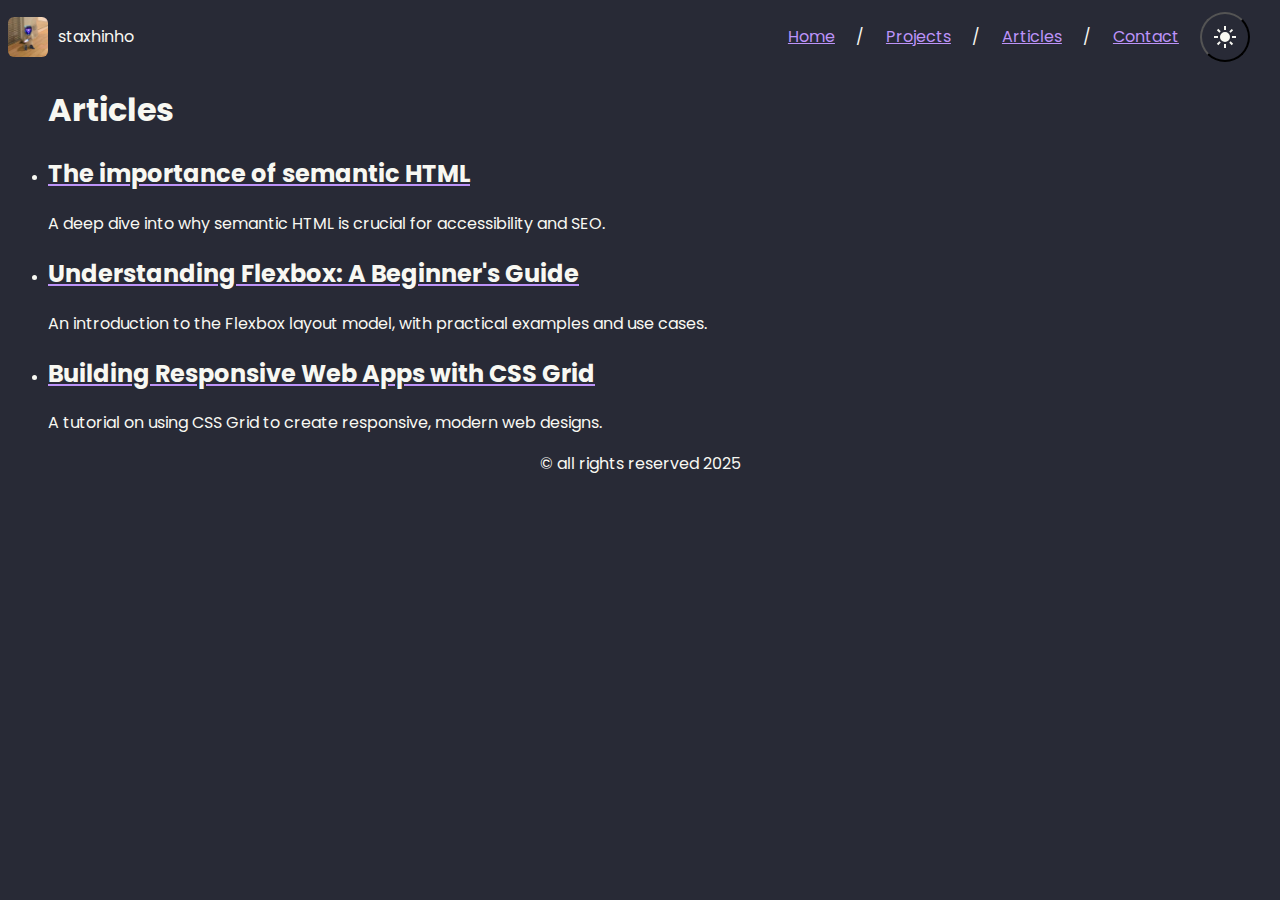
<file: Frontend Projects/03 - Personal Portfolio/html/articles.html>
<!DOCTYPE html>
<html lang="en">
<head>
    <meta charset="UTF-8">
    <meta name="viewport" content="width=device-width, initial-scale=1.0">
    <link rel="stylesheet" href="../css/projects.css">
    <script type="text/javascript" src="../whitemode.js" defer></script>
    <title>Articles | Basic HTML Website</title>
</head>
<body>
    <header>
        <div class="logo">
            <img src="../img/Katyo.jpg" alt="Logo">
            <p>staxhinho</p>
        </div>
        <nav>
            <a href="index.html">Home</a>
            <p>/</p>
            <a href="projects.html">Projects</a>
            <p>/</p>
            <a href="articles.html">Articles</a>
            <p>/</p>
            <a href="contact.html">Contact</a>
            <button id="theme-switch">
                <svg xmlns="http://www.w3.org/2000/svg" height="24px" viewBox="0 -960 960 960" width="24px" fill="#e8eaed"><path d="M480-280q-83 0-141.5-58.5T280-480q0-83 58.5-141.5T480-680q83 0 141.5 58.5T680-480q0 83-58.5 141.5T480-280ZM200-440H40v-80h160v80Zm720 0H760v-80h160v80ZM440-760v-160h80v160h-80Zm0 720v-160h80v160h-80ZM256-650l-101-97 57-59 96 100-52 56Zm492 496-97-101 53-55 101 97-57 59Zm-98-550 97-101 59 57-100 96-56-52ZM154-212l101-97 55 53-97 101-59-57Z"/></svg>
                <svg xmlns="http://www.w3.org/2000/svg" height="24px" viewBox="0 -960 960 960" width="24px" fill="#e8eaed"><path d="M480-120q-150 0-255-105T120-480q0-150 105-255t255-105q14 0 27.5 1t26.5 3q-41 29-65.5 75.5T444-660q0 90 63 153t153 63q55 0 101-24.5t75-65.5q2 13 3 26.5t1 27.5q0 150-105 255T480-120Z"/></svg>
            </button>
        </nav>
    </header>
    <main>
        <ul>
            <h1>Articles</h1>
            <li><a href=""><h2>The importance of semantic HTML</h2></a></li>
            <p>A deep dive into why semantic HTML is crucial for accessibility and SEO.</p>
            <li><a href=""><h2>Understanding Flexbox: A Beginner's Guide</h2></a></li>
            <p>An introduction to the Flexbox layout model, with practical examples and use cases.</p>
            <li><a href=""><h2>Building Responsive Web Apps with CSS Grid</h2></a></li>
            <p>A tutorial on using CSS Grid to create responsive, modern web designs.</p>
        </ul>
    </main>
    <footer>
        <p>&copy; all rights reserved 2025</p>
    </footer>
</body>
</html>
</file>
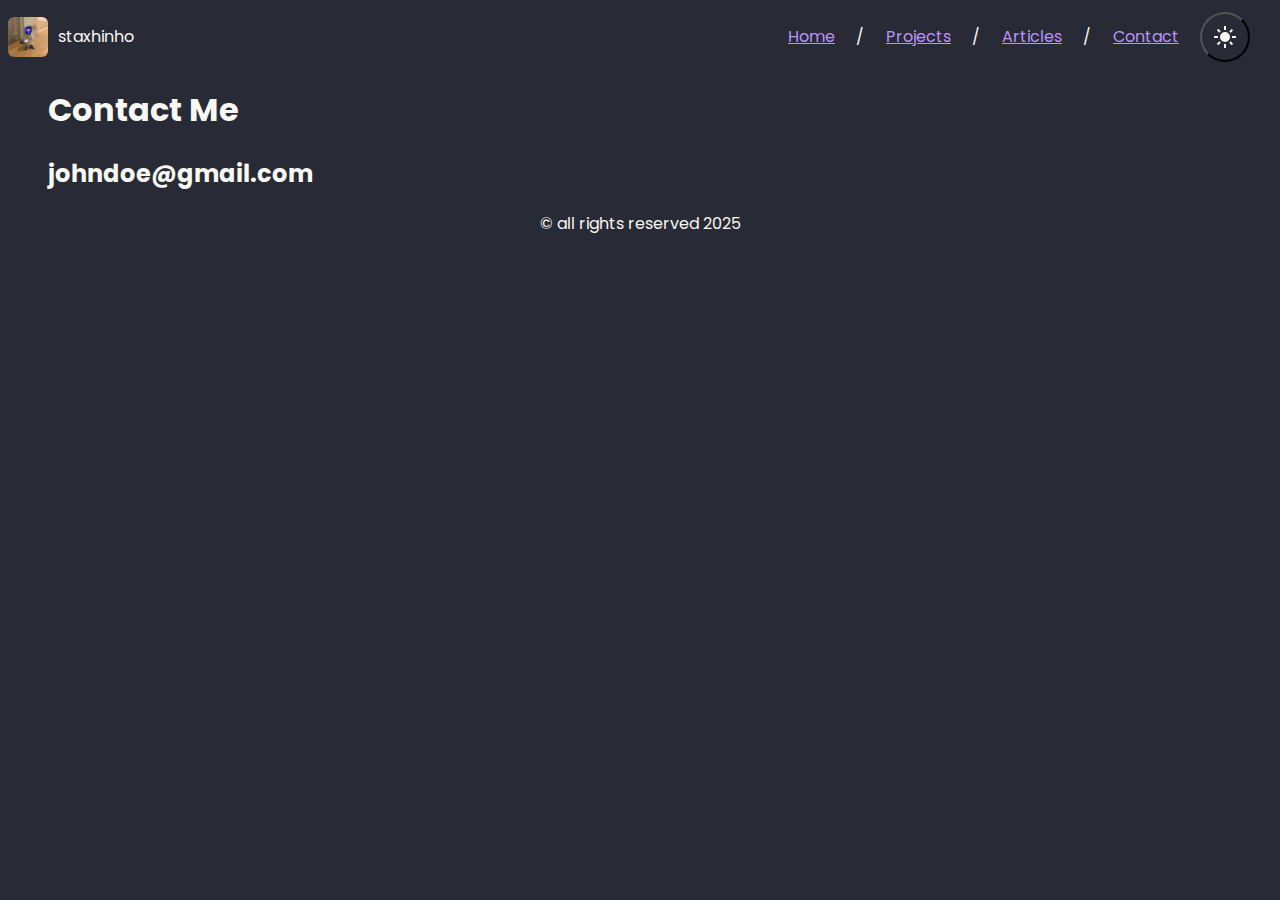
<file: Frontend Projects/03 - Personal Portfolio/html/contact.html>
<!DOCTYPE html>
<html lang="en">
<head>
    <meta charset="UTF-8">
    <meta name="viewport" content="width=device-width, initial-scale=1.0">
    <link rel="stylesheet" href="../css/projects.css">
    <script type="text/javascript" src="../whitemode.js" defer></script>
    <title>Contacts | Basic HTML Website</title>
</head>
<body>
    <header>
        <div class="logo">
            <img src="../img/Katyo.jpg" alt="Logo">
            <p>staxhinho</p>
        </div>
        <nav>
            <a href="index.html">Home</a>
            <p>/</p>
            <a href="projects.html">Projects</a>
            <p>/</p>
            <a href="articles.html">Articles</a>
            <p>/</p>
            <a href="contact.html">Contact</a>
            <button id="theme-switch">
                <svg xmlns="http://www.w3.org/2000/svg" height="24px" viewBox="0 -960 960 960" width="24px" fill="#e8eaed"><path d="M480-280q-83 0-141.5-58.5T280-480q0-83 58.5-141.5T480-680q83 0 141.5 58.5T680-480q0 83-58.5 141.5T480-280ZM200-440H40v-80h160v80Zm720 0H760v-80h160v80ZM440-760v-160h80v160h-80Zm0 720v-160h80v160h-80ZM256-650l-101-97 57-59 96 100-52 56Zm492 496-97-101 53-55 101 97-57 59Zm-98-550 97-101 59 57-100 96-56-52ZM154-212l101-97 55 53-97 101-59-57Z"/></svg>
                <svg xmlns="http://www.w3.org/2000/svg" height="24px" viewBox="0 -960 960 960" width="24px" fill="#e8eaed"><path d="M480-120q-150 0-255-105T120-480q0-150 105-255t255-105q14 0 27.5 1t26.5 3q-41 29-65.5 75.5T444-660q0 90 63 153t153 63q55 0 101-24.5t75-65.5q2 13 3 26.5t1 27.5q0 150-105 255T480-120Z"/></svg>
            </button>
        </nav>
    </header>
    <main>
        <ul>
            <h1>Contact Me</h1>
            <h2>johndoe@gmail.com</h2>
        </ul>
    </main>
    <footer>
        <p>&copy; all rights reserved 2025</p>
    </footer>
</body>
</html>
</file>
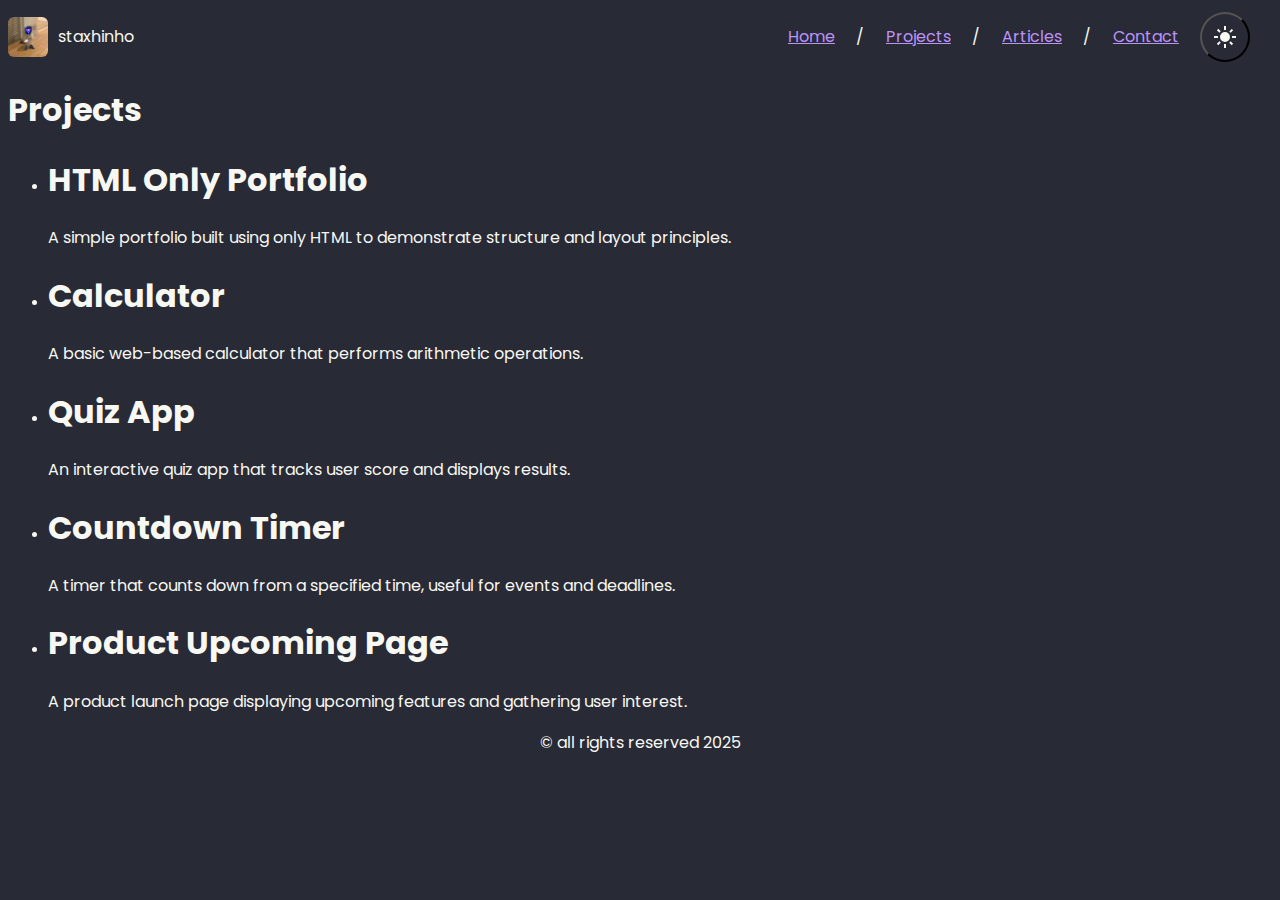
<file: Frontend Projects/03 - Personal Portfolio/html/projects.html>
<!DOCTYPE html>
<html lang="en">
<head>
    <meta charset="UTF-8">
    <meta name="viewport" content="width=device-width, initial-scale=1.0">
    <link rel="stylesheet" href="../css/projects.css">
    <script type="text/javascript" src="../whitemode.js" defer></script>
    <title>Projects | Basic HTML Website</title>
</head>
<body>
    <header>
        <div class="logo">
            <img src="../img/Katyo.jpg" alt="Logo">
            <p>staxhinho</p>
        </div>
        <nav>
            <a href="index.html">Home</a>
            <p>/</p>
            <a href="projects.html">Projects</a>
            <p>/</p>
            <a href="articles.html">Articles</a>
            <p>/</p>
            <a href="contact.html">Contact</a>
            <button id="theme-switch">
                <svg xmlns="http://www.w3.org/2000/svg" height="24px" viewBox="0 -960 960 960" width="24px" fill="#e8eaed"><path d="M480-280q-83 0-141.5-58.5T280-480q0-83 58.5-141.5T480-680q83 0 141.5 58.5T680-480q0 83-58.5 141.5T480-280ZM200-440H40v-80h160v80Zm720 0H760v-80h160v80ZM440-760v-160h80v160h-80Zm0 720v-160h80v160h-80ZM256-650l-101-97 57-59 96 100-52 56Zm492 496-97-101 53-55 101 97-57 59Zm-98-550 97-101 59 57-100 96-56-52ZM154-212l101-97 55 53-97 101-59-57Z"/></svg>
                <svg xmlns="http://www.w3.org/2000/svg" height="24px" viewBox="0 -960 960 960" width="24px" fill="#e8eaed"><path d="M480-120q-150 0-255-105T120-480q0-150 105-255t255-105q14 0 27.5 1t26.5 3q-41 29-65.5 75.5T444-660q0 90 63 153t153 63q55 0 101-24.5t75-65.5q2 13 3 26.5t1 27.5q0 150-105 255T480-120Z"/></svg>
            </button>
        </nav>
    </header>
    <main>
        <h1>Projects</h1>
        <ul>
            <li><h1>HTML Only Portfolio</h1></li>
            <p>A simple portfolio built using only HTML to demonstrate structure and layout principles.</p>
            <li><h1>Calculator</h1></li>
            <p>A basic web-based calculator that performs arithmetic operations.</p>
            <li><h1>Quiz App</h1></li>
            <p>An interactive quiz app that tracks user score and displays results.</p>
            <li><h1>Countdown Timer</h1></li>
            <p>A timer that counts down from a specified time, useful for events and deadlines.</p>
            <li><h1>Product Upcoming Page</h1></li>
            <p>A product launch page displaying upcoming features and gathering user interest.</p>
        </ul>
    </main>
    <footer>
        <p>&copy; all rights reserved 2025</p>
    </footer>
</body>
</html>
</file>
<file: 01 - Single-Page CV/style.css>
@import url('https://fonts.googleapis.com/css2?family=Poppins:ital,wght@0,100;0,200;0,300;0,400;0,500;0,600;0,700;0,800;0,900;1,100;1,200;1,300;1,400;1,500;1,600;1,700;1,800;1,900&display=swap');

body {
    width: 80%;
    margin: 0 auto;
    font-family: 'Poppins', serif;
    font-weight: 400;
    font-style: normal;
}

h3 {
    color: rgb(13, 152, 13);
}

h4 {
    color: blue;
}

a {
    text-decoration: none;
    color: inherit;
    margin-top: 0px;
}

div {
    display: flex;
    gap: 10px;
}

.links p {
    font-weight: 700;
    margin-top: 0px;
}
</file>
<file: Frontend Projects/02 - Basic HTML Website/style.css>
body {
    margin: 0px;
}

header {
    display: flex;
    justify-content: space-between;
    align-items: start;
    height: 40vh;
    border: 2px solid;
}

img {
    width: 40px;
    height: 40px;
    border-radius: 15%;
}

nav {
    display: flex;
    justify-content: space-evenly;
    width: 40%;
    align-items: center;
}

.logo {
    display: flex;
    gap: 10px;
    align-items: center;
}

aside {
    border: 2px solid;
}

article {
    border: 2px solid;
}

main {
    display: flex;
    height: 40vh;
}

aside {
    width: 20%;
    height: 40vh;
}

aside h1 {
    text-align: center;
}

aside ul {
    list-style-type: none
}

.center{
    width: 50%;
    height: 100%;
}

.education {
    width: 30%;
    height: 40vh;
}

.center article {
    height: 20vh;
    padding-left: 20px;
}

footer {
    text-align: center;
}
</file>
<file: Frontend Projects/04 - Changelog Component/style.css>
:root {
    --background-color: #fff;
    --text-color: #000;
    --text-accent-color: #666;
    --accent-color: #007acc;
    --accent-hover-color: #005bb5;
    --accent-active-color: #003f87;
    --border-color: #e0e0e0;
  }
  
  [data-theme='dark'] {
    --background-color: #121212;
    --text-color: #e0e0e0;
    --text-accent-color: #a3a3a3;
    --accent-color: #bb86fc;
    --accent-hover-color: #9f63d6;
    --accent-active-color: #7e3eb0;
    --border-color: #333;
  }
  
  * {
    margin: 0;
    padding: 0;
    box-sizing: border-box;
  }
  
  body {
    font-family: Arial, sans-serif;
    display: flex;
    justify-content: center;
    align-items: center;
    min-height: 100vh;
    background-color: var(--border-color);
    color: var(--text-color);
  }
  
  .changelog-container {
    background-color: var(--background-color);
    padding: 2rem;
    border-radius: 15px;
    max-width: 500px;
    width: 100%;
    box-shadow: 0 0 15px rgba(0, 0, 0, 0.1);
    text-align: center;
  }
  
  .changelog-container h1 {
    font-size: 2rem;
    margin-bottom: 10px;
  }
  
  .changelog-container p {
    font-size: 1rem;
    color: var(--text-accent-color);
    margin-bottom: 2rem;
  }
  
  .timeline {
    position: relative;
    margin: 20px 0;
    padding: 0;
  }
  
  .timeline:before {
    content: '';
    position: absolute;
    width: 2px;
    background-color: var(--text-color);
    top: 0;
    bottom: 0;
    left: 50%;
    margin-left: -1px;
  }
  
  .timeline-item {
    margin-bottom: 20px;
    position: relative;
    width: calc(50% + 1px);
    padding-right: 20px;
    text-align: right;
  }
  
  .timeline-item .timeline-date {
    font-size: 0.9rem;
    color: var(--text-accent-color);
  }
  
  .timeline-item .timeline-content {
    font-size: 1rem;
    background-color: var(--background-color);
    border-radius: 8px;
    padding: 10px;
    box-shadow: 0 0 10px rgba(0, 0, 0, 0.05);
    display: inline-block;
  }
  
  .timeline-item:nth-child(even) {
    left: calc(50% - 1px);
    text-align: left;
    padding-left: 20px;
    padding-right: 0;
  }
  
  .timeline-item:nth-child(even) .timeline-content {
    margin-left: 0;
  }
  
  .timeline-item:before {
    content: '';
    position: absolute;
    width: 10px;
    height: 10px;
    right: -4px;
    background-color: var(--text-color);
    border-radius: 50%;
    top: 10px;
  }
  
  .timeline-item:nth-child(even):before {
    left: -4px;
    right: auto;
  }
  
  .button {
    display: inline-block;
    background-color: var(--accent-color);
    color: var(--background-color);
    padding: 10px 20px;
    text-decoration: none;
    border-radius: 8px;
    margin-top: 20px;
  }
  
  .button:hover {
    background-color: var(--accent-hover-color);
  }
  
  @media (max-width: 600px) {
    .timeline-item {
      width: 100%;
      text-align: left;
      padding-left: 20px;
    }
  
    .timeline-item:nth-child(even) {
      left: 0;
      padding-left: 20px;
    }
  
    .timeline:before {
      left: 10px;
    }
  
    .timeline-item:before {
      left: 5px;
    }
  
    .timeline-item:nth-child(even):before {
      left: 5px;
    }
  }
</file>
<file: Frontend Projects/05 - Testimonial Cards/style.css>
@import url('https://fonts.googleapis.com/css2?family=Roboto:ital,wght@0,100..900;1,100..900&display=swap');

body {
    display: flex;
    justify-content: center; /* Centers horizontally */
    align-items: center;     /* Centers vertically */
    height: 100vh;           /* Full viewport height */
    margin: 0; 
}

main {
    width: fit-content;
    margin: 0 auto;
    padding: 10px 10px 0px 10px;
    font-family: "Roboto", serif;
    display: flex;
    flex-direction: column;
    gap: 40px;
}

.top {
    display: flex;
    gap: 30px;
}

.darren-review {
    background-color: #1e1e1e;
    border-radius: 15px;
    padding: 20px;
    width: 270px;
    display: flex;
    flex-direction: column;
    gap: 20px;
}

.darren-review p {
    color: #eee;
    margin: 0px;
}

.arrow-down {
    width: 0; 
    height: 0; 
    border-left: 13px solid transparent;
    border-right: 13px solid transparent;
    border-top: 13px solid #1e1e1e;
    margin-left: 28px;
}

.top-profile {
    display: flex;
}

.top img {
    width: 70px;
    height: 70px;
    border-radius: 100%;
}

.darren-watkins img{
    margin: 5px;
}

.profile-text {
    display: flex;
    flex-direction: column;
    justify-content: center; 
    gap: 2px;
    margin-left: 5px;
}

.profile-text p{
    margin: 0px;
    
}

.jfd {
    font-size: 13px;
    font-weight: 500;
}

.dw {
    font-size: 20px;
    font-weight: 500;
}

.susan-monroe {
    border: 2px solid;
    border-radius: 20px;
    padding: 22px 20px 20px 20px;
    display: flex;
    flex-direction: column;
    justify-content: space-between;
}

.susan-monroe p {
    margin: 0px;
}

.middle {
    display: flex;
    gap: 20px;
}

.profile-img {
    width: 250px;
    border-radius: 20px;
}

.jackie-review {
    background-color: #1e1e1e;
    border-radius: 15px;
    padding: 30px;
    width: 100%;
}

.material-symbols-outlined {
    color: #f2c001;
    font-variation-settings:
    'FILL' 1,
    'wght' 400,
    'GRAD' 0,
    'opsz' 24
}

.jm {
    font-size: 26px;
    margin: 16px 0px 16px 0px;
    color: #eee;
}

.em {
    color: #757575;
    margin: 0px;
}

.rev {
    color: #eee;
    margin-bottom: 0px;
}

.bottom {
    border: 2px solid;
    border-radius: 25px;
    padding: 50px;
}

.bottom p {
    margin: 0px;
    text-align: center;
}

.msg {
    text-align: center;
}

.selector {
    display: flex;
    justify-content: center; 
    align-items: center;
    gap: 40px;
    margin-top: 40px;
    margin-bottom: 15px;
}

.selector p {
    font-weight: 500;
}

.selector-img {
    display: flex;
    gap: 15px;
}

.bottom img {
    width: 60px;
    height: 60px;
    border-radius: 100%;
}

.dwb {
    font-size: 20px;
    font-weight: 400;
}
</file>
<file: Frontend Projects/10 - Tabs/style.css>
@import url('https://fonts.googleapis.com/css2?family=Roboto:ital,wght@0,100..900;1,100..900&display=swap');

.container {
    border: 2px solid;
    max-width: 700px;
    height: fit-content;
    margin: auto;
    padding: 20px;
    border-radius: 15px;
}

body {
    font-family: "Roboto", serif;
}

p {
    font-weight: 500;
}

nav {
    display: flex;
    gap: 15px;
}

nav p {
    margin: 0;
}

.tab-btn:hover {
    cursor: pointer;
}

img {
    width: 100%;
}
</file>
<file: Frontend Projects/11 - Cookie Consent/style.css>
@import url('https://fonts.googleapis.com/css2?family=Roboto:ital,wght@0,100..900;1,100..900&display=swap');

body {
    background-color: #eee;
}

#cookie {
    width: 200px;
    height: 220px;
    background-color: black;
    border-radius: 15px;
    padding: 20px;
    position: fixed;
    bottom: 10px;
    right: 10px;
    display: flex;
    flex-direction: column;
    justify-content: space-between;
}

p {
    color: #fff;
    font-family: "Roboto", serif;
    font-weight: 500;
}

.buttons {
    display: flex;
    flex-direction: column;
}

button {
    border-radius: 15px;
    background-color: #fff;
}

button:hover {
    background-color: #eee;
    cursor: pointer;
}

button p{
    color: black;
}

.top {
    display: flex;
    justify-content: space-between;
}

.cookieimg {
    height: 50px;
}

#ximg {
    height: 20px;
}

#ximg:hover {
    cursor: pointer;
}
</file>
<file: Frontend Projects/02 - Basic HTML Website/css/html.css>
header {
    display: flex;
    justify-content: space-between;
    align-items: start;
    height: 40vh;
    border: 2px solid;
}

img {
    width: 40px;
    height: 40px;
    border-radius: 15%;
}

nav {
    display: flex;
    justify-content: space-evenly;
    width: 40%;
    align-items: center;
}

.logo {
    display: flex;
    gap: 10px;
    align-items: center;
    margin-left: 40px;
}

aside {
    border: 2px solid;
}

article {
    border: 2px solid;
}

main {
    display: flex;
}

aside {
    width: 20%;
}

aside h1 {
    text-align: center;
}

aside ul {
    list-style-type: none
}

.center{
    width: 50%;
    height: 100%;
}

.education {
    width: 30%;
}

.center article {
    height: 20vh;
    padding-left: 20px;
}

footer {
    text-align: center;
}

.review {
    border: 2px solid;
    width: fit-content;
    height: fit-content;
    border-radius: 25px;
    padding: 15px;
}
</file>
<file: Frontend Projects/03 - Personal Portfolio/css/html.css>
@import url('https://fonts.googleapis.com/css2?family=Poppins:ital,wght@0,100;0,200;0,300;0,400;0,500;0,600;0,700;0,800;0,900;1,100;1,200;1,300;1,400;1,500;1,600;1,700;1,800;1,900&display=swap');

:root {
    --back-color: #282a36;
    --text-color: #f8f8f2;
    --highlight-color: #bd93f9;
}

.whitemode {
    --back-color: #f8f8f2;
    --text-color: #2e2e2e;
    --highlight-color: #0800ff;
}

body {
    background-color: var(--back-color);
}

a {
    color: var(--highlight-color);
    font-family: "Poppins", serif;
}

p {
    color: var(--text-color);
    font-family: "Poppins", serif;
}

h1 {
    color: var(--text-color);
    font-family: "Poppins", serif;
}

li {
    color: var(--text-color);
}

header {
    height: 40vh;
}

.upper-header {
    display: flex;
    justify-content: space-between;
    align-items: start;
}

.middle-header {
    margin-top: 50px;
    text-align: center;
    display: flex;
    flex-direction: column;
}

img {
    width: 40px;
    height: 40px;
    border-radius: 15%;
}

nav {
    display: flex;
    justify-content: space-evenly;
    width: 40%;
    align-items: center;
}

.logo {
    display: flex;
    gap: 10px;
    align-items: center;
    margin-left: 40px;
}

main {
    display: flex;
}

aside {
    width: 20%;
}

aside ul {
    list-style-type: none
}

.center{
    width: 50%;
    height: 100%;
}

.education {
    width: 30%;
}

.center article {
    height: 20vh;
    padding-left: 20px;
}

footer {
    text-align: center;
}

.rev-bottom {
    margin-left: 40px;
}

.reviews {
    display: flex;
    gap: 20px;
}

.review div {
    width: 241.44px;
    height: 207px;
}

.review {
    border-radius: 25px;
    padding: 15px;
    border: 2px solid var(--text-color);
}

#theme-switch {
    height: 50px;
    width: 50px;
    padding: 0;
    border-radius: 50%;
    background-color: var(--back-color);
    display: flex;
    justify-content: center;
    align-items: center;
}

#theme-switch svg {
    fill: var(--text-color);
}

#theme-switch svg:last-child {
    display: none;
}

.whitemode #theme-switch svg:first-child{
    display: none;
}

.whitemode #theme-switch svg:last-child {
    display: block;
}

@media (max-width: 750px) {
    body {
        margin: 0px;
    }

    header {
        height: 40vh;
        margin-top: 25px;
    }
    
    .upper-header {
        display: block;
        justify-content: space-between;
        align-items: center;
    }
    
    .middle-header {
        margin-top: 0px;
        text-align: center;
        display: flex;
        flex-direction: column;
    }

    .middle-header h1 {
        margin-bottom: 0px;
    }
    
    img {
        width: 40px;
        height: 40px;
        border-radius: 15%;
    }
    
    nav {
        display: flex;
        justify-content: space-evenly;
        width: 100%;
        align-items: center;
        margin: 0 auto;
    }
    
    .logo {
        display: block;
        gap: 0px;
        align-items: center;
        margin-left: 0px;
        text-align: center;
    }

    main {
        display: block;
        border-top: 2px solid var(--text-color);
        border-bottom: 2px solid var(--text-color);
    }

    aside {
        width: 100%;
        text-align: center;
    }

    aside ul {
        padding-left: 0px;
    }

    aside ul li{
        border-top: 2px solid var(--text-color);
    }

    .center{
        width: 100%;
        height: 100%;
        border-top: 2px solid var(--text-color);
        border-bottom: 2px solid var(--text-color);
    }
    
    .education {
        width: 100%;
    }

    .wk {
        border-bottom: 2px solid var(--text-color);
    }

    .review div {
        width: 241.44px;
        height: 207px;
    }

    .reviews {
        display: block;
        padding-right: 40px;
    }

    .rev-txt br {
        display: none;
    }

    .osw {
        padding-right: 20px;
    }

    .center article {
        height: fit-content;
        padding-bottom: 6px;
    }
}
</file>
<file: Frontend Projects/02 - Basic HTML Website/css/projects.css>
header {
    display: flex;
    justify-content: space-between;
    align-items: start;
}

img {
    width: 40px;
    height: 40px;
    border-radius: 15%;
}

nav {
    display: flex;
    justify-content: space-evenly;
    width: 40%;
    align-items: center;
}

.logo {
    display: flex;
    gap: 10px;
    align-items: center;
}

footer {
    text-align: center;
}
</file>
<file: Frontend Projects/03 - Personal Portfolio/css/projects.css>
@import url('https://fonts.googleapis.com/css2?family=Poppins:ital,wght@0,100;0,200;0,300;0,400;0,500;0,600;0,700;0,800;0,900;1,100;1,200;1,300;1,400;1,500;1,600;1,700;1,800;1,900&display=swap');

:root {
    --back-color: #282a36;
    --text-color: #f8f8f2;
    --highlight-color: #bd93f9;
}

.whitemode {
    --back-color: #fff;
    --text-color: black;
    --highlight-color: #0800ff;
}

body {
    background-color: var(--back-color);
}

a  {
    color: var(--highlight-color);
    font-family: "Poppins", serif;
}

p {
    color: var(--text-color);
    font-family: "Poppins", serif;
}

h1 {
    color: var(--text-color);
    font-family: "Poppins", serif;
}

h2 {
    color: var(--text-color);
    font-family: "Poppins", serif;
}

li {
    color: var(--text-color);
}

header {
    display: flex;
    justify-content: space-between;
    align-items: start;
}

img {
    width: 40px;
    height: 40px;
    border-radius: 15%;
}

nav {
    display: flex;
    justify-content: space-evenly;
    width: 40%;
    align-items: center;
}

.logo {
    display: flex;
    gap: 10px;
    align-items: center;
}

footer {
    text-align: center;
}

#theme-switch {
    height: 50px;
    width: 50px;
    padding: 0;
    border-radius: 50%;
    background-color: var(--back-color);
    display: flex;
    justify-content: center;
    align-items: center;
}

#theme-switch svg {
    fill: var(--text-color);
}

#theme-switch svg:last-child {
    display: none;
}

.whitemode #theme-switch svg:first-child{
    display: none;
}

.whitemode #theme-switch svg:last-child {
    display: block;
}

@media (max-width: 750px) {
    body {
        margin: 0px;
    }

    header {
        margin-top: 25px;
        display: block;
    }
    
    img {
        width: 40px;
        height: 40px;
        border-radius: 15%;
    }
    
    nav {
        display: flex;
        justify-content: space-evenly;
        width: 100%;
        align-items: center;
        margin: 0 auto;
    }
    
    .logo {
        display: block;
        gap: 0px;
        align-items: center;
        margin-left: 0px;
        text-align: center;
    }

    main {
        margin-left: 20px;
        margin-right: 20px;
    }

    ul {
        padding-right: 20px;
    }
}
</file>
